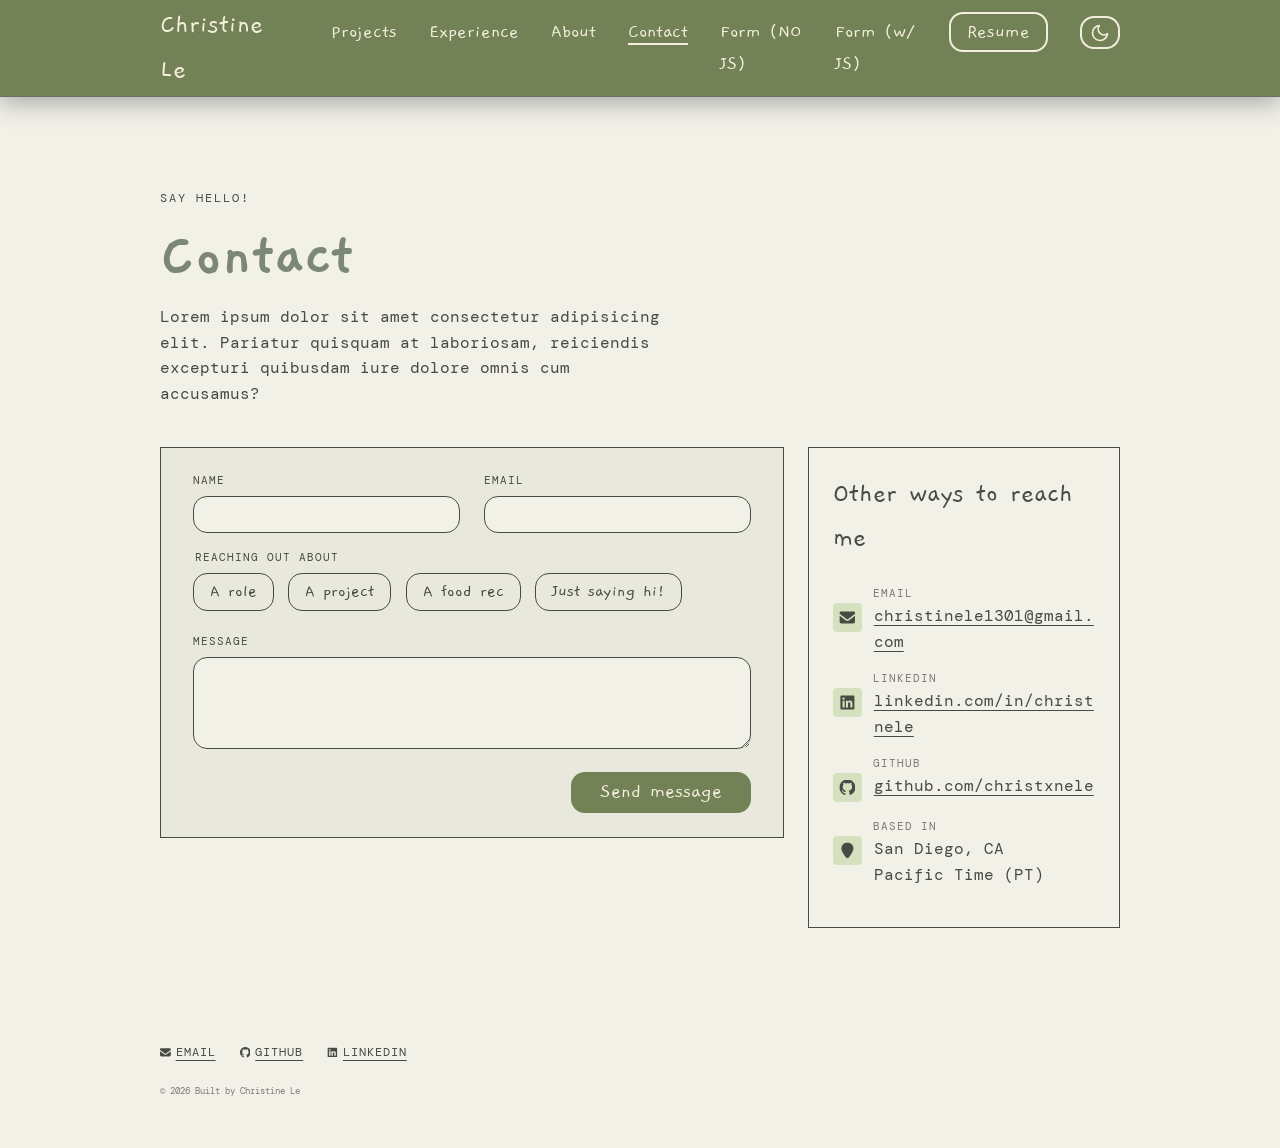
<file: contact.html>
<!doctype html>
<html lang="en">
  <head>
    <meta charset="UTF-8" />
    <meta name="viewport" content="width=device-width, initial-scale=1.0" />
    <meta
      name="description"
      content="Contact Christine through this form, or any of her listed socials."
    />
    <link rel="icon" href="favicon.svg" />
    <link rel="stylesheet" href="style.css">
    <!-- no defer: applies the saved theme before the page paints -->
    <script src="theme.js"></script>
    <title>Christine Le | Contact</title>
  </head>
  <body>
    <noscript>
      <p>
        JavaScript is turned off. Everything still works, but the light/dark theme switch isn't available.
      </p>
    </noscript>
    <header class="nav">
      <a href="index.html">Christine Le</a>
      <nav>
        <ul class="header-links">
          <li><a href="projects.html">Projects</a></li>
          <li><a href="experience.html">Experience</a></li>
          <li><a href="about.html">About</a></li>
          <li><a href="contact.html" class="active" aria-current="page">Contact</a></li>
          <li><a href="form-no-js.html">Form (NO JS)</a></li>  
          <li><a href="form-with-js.html">Form (w/ JS)</a></li>  
          <li>
            <a
              class="resume-link"
              href="files/Christine_Le_Resume.pdf"
              target="_blank"
              rel="noopener noreferrer"
              >Resume</a
            >
          </li>
          <li class="theme-item" hidden>
            <button
              type="button"
              id="theme-toggle"
              class="theme-toggle"
              aria-label="Dark theme"
              aria-pressed="false"
              title="Toggle dark theme"
            >
              <!-- moon: shown in light theme -->
              <svg class="icon-moon" viewBox="0 0 24 24" aria-hidden="true" focusable="false">
                <path d="M21 12.8A9 9 0 1 1 11.2 3a7 7 0 0 0 9.8 9.8z" />
              </svg>
              <!-- sun: shown in dark theme -->
              <svg class="icon-sun" viewBox="0 0 24 24" aria-hidden="true" focusable="false">
                <circle cx="12" cy="12" r="4" />
                <path d="M12 2v2M12 20v2M4.9 4.9l1.4 1.4M17.7 17.7l1.4 1.4M2 12h2M20 12h2M4.9 19.1l1.4-1.4M17.7 6.3l1.4-1.4" />
              </svg>
            </button>
          </li>
        </ul>
      </nav>
    </header>

    <main class="contact-page">
      <hgroup>
        <p class="meta-data">Say hello!</p>
        <h1>Contact</h1>
      </hgroup>
      <p class="contact-intro">
        Lorem ipsum dolor sit amet consectetur adipisicing elit. Pariatur
        quisquam at laboriosam, reiciendis excepturi quibusdam iure dolore omnis
        cum accusamus?
      </p>

      <div class="contact-layout">
        <form method="post">
          <p>
            <label for="name">Name</label>
            <input
              type="text"
              id="name"
              name="name"
              autocomplete="name"
              required
            />
          </p>
          <p>
            <label for="email">Email</label>
            <input
              type="email"
              id="email"
              name="email"
              autocomplete="email"
              required
            />
          </p>

          <fieldset>
            <legend>Reaching out about</legend>
            <input type="radio" name="topic" value="role" id="role" />
            <label for="role">A role</label>
            <input type="radio" name="topic" value="project" id="project" />
            <label for="project">A project</label>
            <input type="radio" name="topic" value="food" id="food" />
            <label for="food">A food rec</label>
            <input type="radio" name="topic" value="hi" id="hi" />
            <label for="hi">Just saying hi!</label>
          </fieldset>

          <p class="form-wide">
            <label for="message">Message</label>
            <textarea name="message" id="message" rows="4" required></textarea>
          </p>

          <button type="submit">Send message</button>
        </form>

        <dialog><p>Thanks! I'll get back to you soon :D</p></dialog>

        <aside>
          <h2>Other ways to reach me</h2>
          <address>
            <dl>
              <dt>Email</dt>
              <dd>
                <svg
                  xmlns="http://www.w3.org/2000/svg"
                  width="16"
                  height="16"
                  fill="currentColor"
                  viewBox="0 0 512 512"
                  aria-hidden="true"
                >
                  <!--!Font Awesome Free v7.3.1 by @fontawesome - https://fontawesome.com License - https://fontawesome.com/license/free Copyright 2026 Fonticons, Inc.-->
                  <path
                    d="M48 64c-26.5 0-48 21.5-48 48 0 15.1 7.1 29.3 19.2 38.4l208 156c17.1 12.8 40.5 12.8 57.6 0l208-156c12.1-9.1 19.2-23.3 19.2-38.4 0-26.5-21.5-48-48-48L48 64zM0 196L0 384c0 35.3 28.7 64 64 64l384 0c35.3 0 64-28.7 64-64l0-188-198.4 148.8c-34.1 25.6-81.1 25.6-115.2 0L0 196z"
                  />
                </svg>
                <a href="mailto:christinele1301@gmail.com"
                  >christinele1301@gmail.com</a
                >
              </dd>

              <dt>LinkedIn</dt>
              <dd>
                <svg
                  xmlns="http://www.w3.org/2000/svg"
                  width="16"
                  height="16"
                  fill="currentColor"
                  viewBox="0 0 448 512"
                  aria-hidden="true"
                >
                  <!--!Font Awesome Free v7.3.1 by @fontawesome - https://fontawesome.com License - https://fontawesome.com/license/free Copyright 2026 Fonticons, Inc.-->
                  <path
                    d="M416 32L31.9 32C14.3 32 0 46.5 0 64.3L0 447.7C0 465.5 14.3 480 31.9 480L416 480c17.6 0 32-14.5 32-32.3l0-383.4C448 46.5 433.6 32 416 32zM135.4 416l-66.4 0 0-213.8 66.5 0 0 213.8-.1 0zM102.2 96a38.5 38.5 0 1 1 0 77 38.5 38.5 0 1 1 0-77zM384.3 416l-66.4 0 0-104c0-24.8-.5-56.7-34.5-56.7-34.6 0-39.9 27-39.9 54.9l0 105.8-66.4 0 0-213.8 63.7 0 0 29.2 .9 0c8.9-16.8 30.6-34.5 62.9-34.5 67.2 0 79.7 44.3 79.7 101.9l0 117.2z"
                  />
                </svg>
                <a href="https://linkedin.com/in/christnele/"
                  >linkedin.com/in/christnele</a
                >
              </dd>

              <dt>GitHub</dt>
              <dd>
                <svg
                  xmlns="http://www.w3.org/2000/svg"
                  width="16"
                  height="16"
                  fill="currentColor"
                  viewBox="0 0 512 512"
                  aria-hidden="true"
                >
                  <!--!Font Awesome Free v7.3.1 by @fontawesome - https://fontawesome.com License - https://fontawesome.com/license/free Copyright 2026 Fonticons, Inc.-->
                  <path
                    d="M216.5 362.5c-66-8-112.5-55.5-112.5-117 0-25 9-52 24-70-6.5-16.5-5.5-51.5 2-66 20-2.5 47 8 63 22.5 19-6 39-9 63.5-9s44.5 3 62.5 8.5c15.5-14 43-24.5 63-22 7 13.5 8 48.5 1.5 65.5 16 19 24.5 44.5 24.5 70.5 0 61.5-46.5 108-113.5 116.5 17 11 28.5 35 28.5 62.5l0 52C323 491.5 335.5 500 350.5 494 441 459.5 512 369 512 257 512 115.5 397 0 255.5 0S0 115.5 0 257c0 111 70.5 203 165.5 237.5 13.5 5 26.5-4 26.5-17.5l0-40c-7 3-16 5-24 5-33 0-52.5-18-66.5-51.5-5.5-13.5-11.5-21.5-23-23-6-.5-8-3-8-6 0-6 10-10.5 20-10.5 14.5 0 27 9 40 27.5 10 14.5 20.5 21 33 21s20.5-4.5 32-16c8.5-8.5 15-16 21-21z"
                  />
                </svg>
                <a href="https://github.com/christxnele"
                  >github.com/christxnele</a
                >
              </dd>

              <dt>Based in</dt>

              <dd>
                <svg
                  xmlns="http://www.w3.org/2000/svg"
                  viewBox="0 0 384 512"
                  width="16"
                  height="16"
                  fill="currentColor"
                  aria-hidden="true"
                >
                  <!--!Font Awesome Free v7.3.1 by @fontawesome - https://fontawesome.com License - https://fontawesome.com/license/free Copyright 2026 Fonticons, Inc.-->
                  <path
                    d="M192 0C86 0 0 84.4 0 188.6 0 307.9 120.2 450.9 170.4 505.4 182.2 518.2 201.8 518.2 213.6 505.4 263.8 450.9 384 307.9 384 188.6 384 84.4 298 0 192 0z"
                  />
                </svg>
                San Diego, CA<br />Pacific Time (PT)
              </dd>
            </dl>
          </address>
        </aside>
      </div>
    </main>

    <footer>
      <ul>
        <li>
          <a href="mailto:christinele1301@gmail.com">
            <svg
              xmlns="http://www.w3.org/2000/svg"
              width="16"
              height="16"
              fill="currentColor"
              viewBox="0 0 512 512"
              aria-hidden="true"
            >
              <!--!Font Awesome Free v7.3.1 by @fontawesome - https://fontawesome.com License - https://fontawesome.com/license/free Copyright 2026 Fonticons, Inc.-->
              <path
                d="M48 64c-26.5 0-48 21.5-48 48 0 15.1 7.1 29.3 19.2 38.4l208 156c17.1 12.8 40.5 12.8 57.6 0l208-156c12.1-9.1 19.2-23.3 19.2-38.4 0-26.5-21.5-48-48-48L48 64zM0 196L0 384c0 35.3 28.7 64 64 64l384 0c35.3 0 64-28.7 64-64l0-188-198.4 148.8c-34.1 25.6-81.1 25.6-115.2 0L0 196z"
              />
            </svg>
            Email
          </a>
        </li>
        <li>
          <a href="https://github.com/christxnele">
            <svg
              xmlns="http://www.w3.org/2000/svg"
              width="16"
              height="16"
              fill="currentColor"
              viewBox="0 0 512 512"
              aria-hidden="true"
            >
              <!--!Font Awesome Free v7.3.1 by @fontawesome - https://fontawesome.com License - https://fontawesome.com/license/free Copyright 2026 Fonticons, Inc.-->
              <path
                d="M216.5 362.5c-66-8-112.5-55.5-112.5-117 0-25 9-52 24-70-6.5-16.5-5.5-51.5 2-66 20-2.5 47 8 63 22.5 19-6 39-9 63.5-9s44.5 3 62.5 8.5c15.5-14 43-24.5 63-22 7 13.5 8 48.5 1.5 65.5 16 19 24.5 44.5 24.5 70.5 0 61.5-46.5 108-113.5 116.5 17 11 28.5 35 28.5 62.5l0 52C323 491.5 335.5 500 350.5 494 441 459.5 512 369 512 257 512 115.5 397 0 255.5 0S0 115.5 0 257c0 111 70.5 203 165.5 237.5 13.5 5 26.5-4 26.5-17.5l0-40c-7 3-16 5-24 5-33 0-52.5-18-66.5-51.5-5.5-13.5-11.5-21.5-23-23-6-.5-8-3-8-6 0-6 10-10.5 20-10.5 14.5 0 27 9 40 27.5 10 14.5 20.5 21 33 21s20.5-4.5 32-16c8.5-8.5 15-16 21-21z"
              />
            </svg>
            GitHub
          </a>
        </li>
        <li>
          <a href="https://linkedin.com/in/christnele/">
            <svg
              xmlns="http://www.w3.org/2000/svg"
              width="16"
              height="16"
              fill="currentColor"
              viewBox="0 0 448 512"
              aria-hidden="true"
            >
              <!--!Font Awesome Free v7.3.1 by @fontawesome - https://fontawesome.com License - https://fontawesome.com/license/free Copyright 2026 Fonticons, Inc.-->
              <path
                d="M416 32L31.9 32C14.3 32 0 46.5 0 64.3L0 447.7C0 465.5 14.3 480 31.9 480L416 480c17.6 0 32-14.5 32-32.3l0-383.4C448 46.5 433.6 32 416 32zM135.4 416l-66.4 0 0-213.8 66.5 0 0 213.8-.1 0zM102.2 96a38.5 38.5 0 1 1 0 77 38.5 38.5 0 1 1 0-77zM384.3 416l-66.4 0 0-104c0-24.8-.5-56.7-34.5-56.7-34.6 0-39.9 27-39.9 54.9l0 105.8-66.4 0 0-213.8 63.7 0 0 29.2 .9 0c8.9-16.8 30.6-34.5 62.9-34.5 67.2 0 79.7 44.3 79.7 101.9l0 117.2z"
              />
            </svg>
            LinkedIn
          </a>
        </li>
      </ul>
      <p><small>&copy; 2026 Built by Christine Le</small></p>
    </footer>
  </body>
</html>
</file>
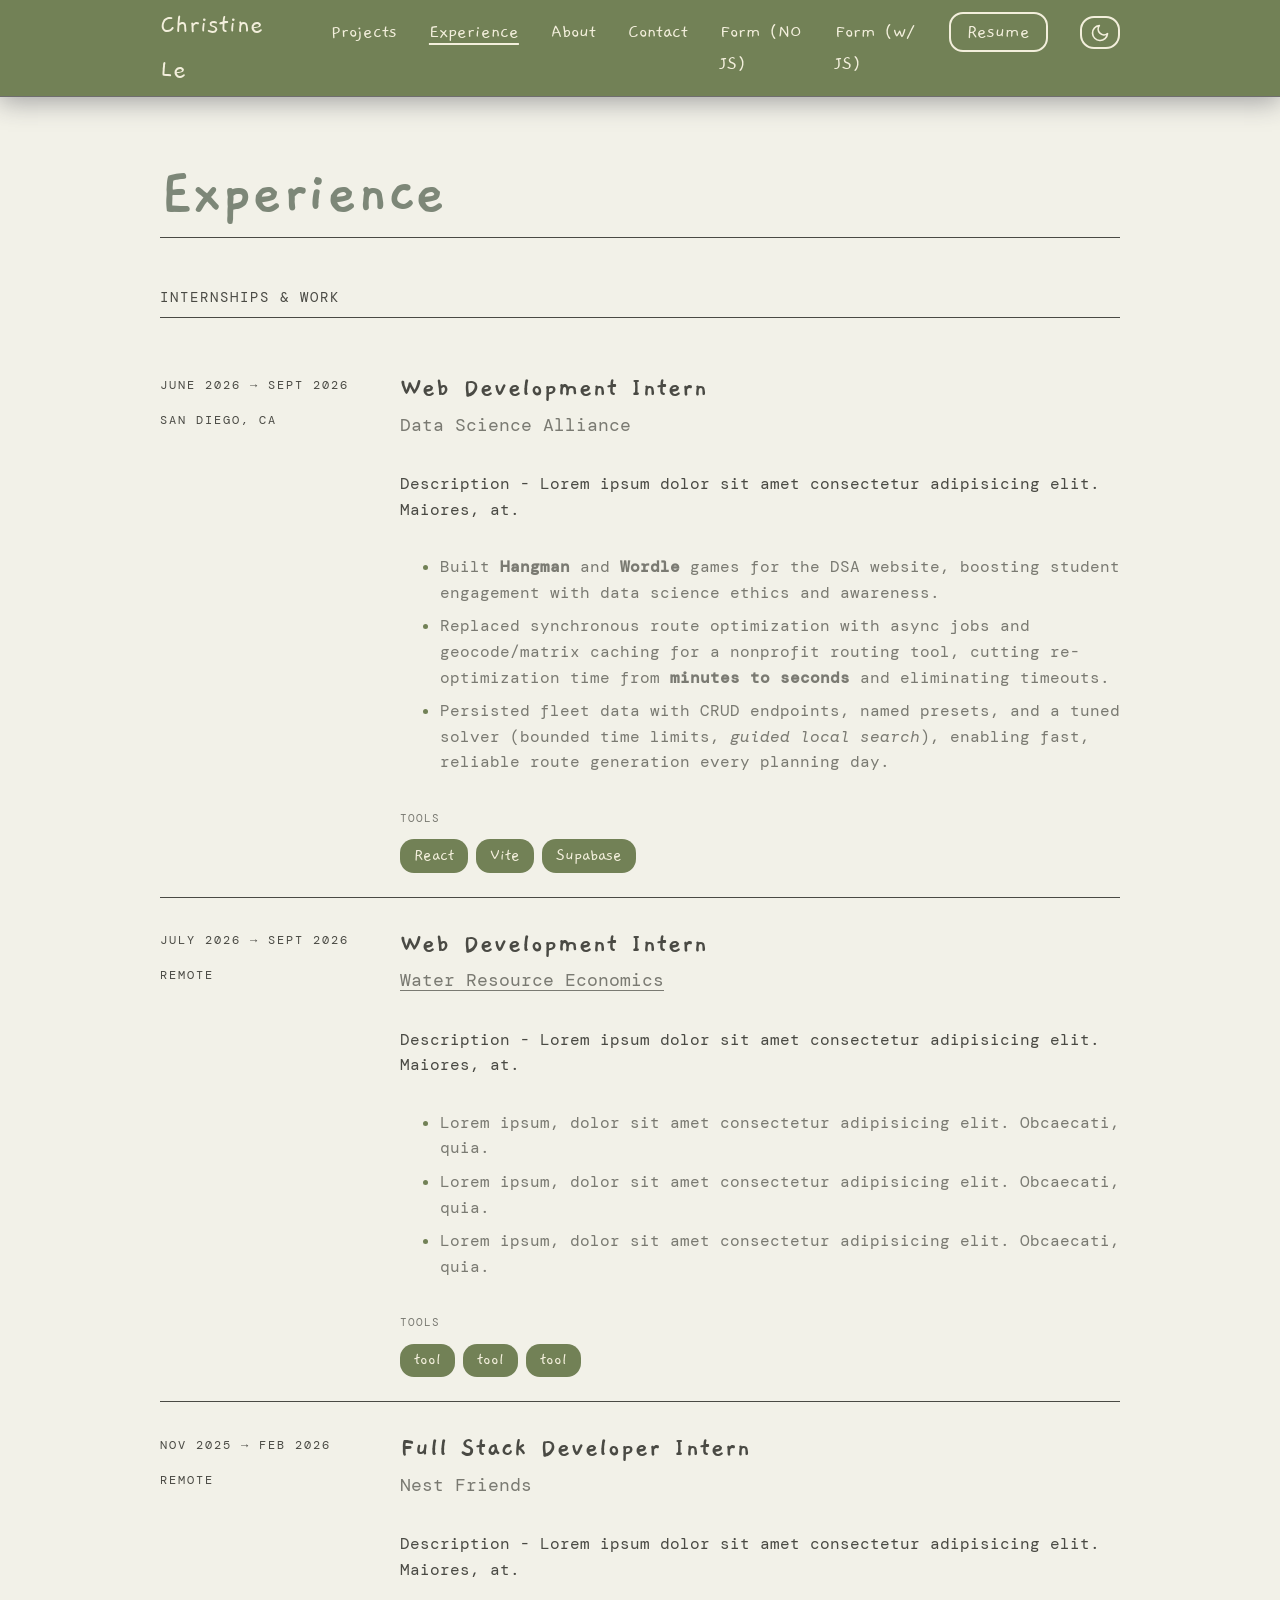
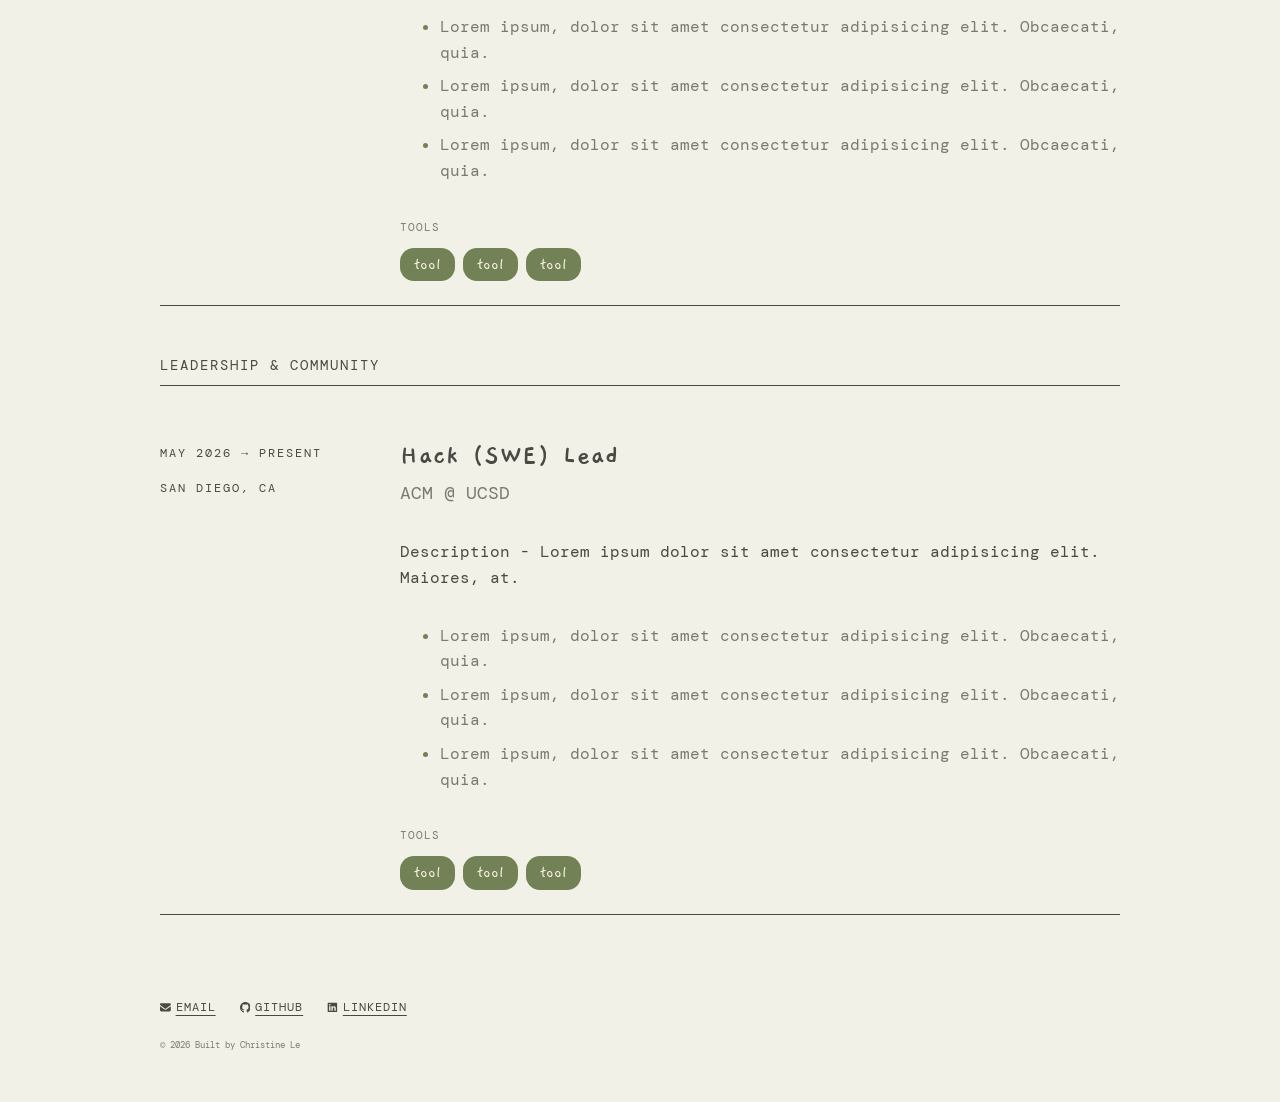
<file: experience.html>
<!doctype html>
<html lang="en">
  <head>
    <meta charset="UTF-8" />
    <meta name="viewport" content="width=device-width, initial-scale=1.0" />
    <meta
      name="description"
      content="A list of Christine's work experiences and involvement in the UCSD community."
    />
    <link rel="icon" href="favicon.svg" />
    <link rel="stylesheet" href="style.css">
    <!-- no defer: applies the saved theme before the page paints -->
    <script src="theme.js"></script>
    <title>Christine Le | Experience</title>
  </head>
  <body>
    <header class="nav">
      <a href="index.html">Christine Le</a>
      <nav>
        <ul class="header-links">
          <li><a href="projects.html">Projects</a></li>
          <li><a href="experience.html" class="active" aria-current="page">Experience</a></li>
          <li><a href="about.html">About</a></li>
          <li><a href="contact.html">Contact</a></li>
          <li><a href="form-no-js.html">Form (NO JS)</a></li>  
          <li><a href="form-with-js.html">Form (w/ JS)</a></li>  
          <li>
            <a
              class="resume-link"
              href="files/Christine_Le_Resume.pdf"
              target="_blank"
              rel="noopener noreferrer"
              >Resume</a
            >
          </li>
          <li class="theme-item" hidden>
            <button
              type="button"
              id="theme-toggle"
              class="theme-toggle"
              aria-label="Dark theme"
              aria-pressed="false"
              title="Toggle dark theme"
            >
              <!-- moon: shown in light theme -->
              <svg class="icon-moon" viewBox="0 0 24 24" aria-hidden="true" focusable="false">
                <path d="M21 12.8A9 9 0 1 1 11.2 3a7 7 0 0 0 9.8 9.8z" />
              </svg>
              <!-- sun: shown in dark theme -->
              <svg class="icon-sun" viewBox="0 0 24 24" aria-hidden="true" focusable="false">
                <circle cx="12" cy="12" r="4" />
                <path d="M12 2v2M12 20v2M4.9 4.9l1.4 1.4M17.7 17.7l1.4 1.4M2 12h2M20 12h2M4.9 19.1l1.4-1.4M17.7 6.3l1.4-1.4" />
              </svg>
            </button>
          </li>
        </ul>
      </nav>
    </header>

    <main class="experience-page">
      <noscript>
        <p>
          JavaScript is turned off. Everything still works, but the light/dark theme switch isn't available.
        </p>
      </noscript>
      <h1>Experience</h1>

      <section>
        <h2>Internships & Work</h2>
        <article>
          <header>
            <h3>Web Development Intern</h3>
            <p class="company">Data Science Alliance</p>
            <p class="dates">
              <time datetime="2026-06">June 2026</time>
              <span role="img" aria-label="to">&rarr;</span>
              <time datetime="2026-09">Sept 2026</time>
            </p>
            <p class="location">San Diego, CA</p>
          </header>

          <p>
            Description - Lorem ipsum dolor sit amet consectetur adipisicing
            elit. Maiores, at.
          </p>
          <ul>
            <li>
              Built <b>Hangman</b> and <b>Wordle</b> games for
              the DSA website, boosting student engagement with data science
              ethics and awareness.
            </li>
            <li>
              Replaced synchronous route optimization with async jobs and
              geocode/matrix caching for a nonprofit routing tool, cutting
              re-optimization time from <strong>minutes to seconds</strong> and eliminating
              timeouts.
            </li>
            <li>
              Persisted fleet data with CRUD endpoints, named presets, and a
              tuned solver (bounded time limits, <i>guided local search</i>), enabling
              fast, reliable route generation every planning day.
            </li>
          </ul>
          <p class="label">Tools</p>
          <ul class="tool-list">
            <li><tool-tag>React</tool-tag></li>
            <li><tool-tag>Vite</tool-tag></li>
            <li><tool-tag>Supabase</tool-tag></li>
          </ul>
        </article>
        <article>
          <header>
            <h3>Web Development Intern</h3>
            <p class="company">
              <a href="https://water-economics.com/water-rate-comparison-tool/"
                >Water Resource Economics</a
              >
            </p>
            <p class="dates">
              <time datetime="2026-07">July 2026</time>
              <span role="img" aria-label="to">&rarr;</span>
              <time datetime="2026-09">Sept 2026</time>
            </p>
            <p class="location">Remote</p>
          </header>

          <p>
            Description - Lorem ipsum dolor sit amet consectetur adipisicing
            elit. Maiores, at.
          </p>
          <ul>
            <li>
              Lorem ipsum, dolor sit amet consectetur adipisicing elit.
              Obcaecati, quia.
            </li>
            <li>
              Lorem ipsum, dolor sit amet consectetur adipisicing elit.
              Obcaecati, quia.
            </li>
            <li>
              Lorem ipsum, dolor sit amet consectetur adipisicing elit.
              Obcaecati, quia.
            </li>
          </ul>
          <p class="label">Tools</p>
          <ul class="tool-list">
            <li><tool-tag>tool</tool-tag></li>
            <li><tool-tag>tool</tool-tag></li>
            <li><tool-tag>tool</tool-tag></li>
          </ul>
        </article>
        <article>
          <header>
            <h3>Full Stack Developer Intern</h3>
            <p class="company">Nest Friends</p>
            <p class="dates">
              <time datetime="2025-11">Nov 2025</time>
              <span role="img" aria-label="to">&rarr;</span>
              <time datetime="2026-02">Feb 2026</time>
            </p>
            <p class="location">Remote</p>
          </header>

          <p>
            Description - Lorem ipsum dolor sit amet consectetur adipisicing
            elit. Maiores, at.
          </p>
          <ul>
            <li>
              Lorem ipsum, dolor sit amet consectetur adipisicing elit.
              Obcaecati, quia.
            </li>
            <li>
              Lorem ipsum, dolor sit amet consectetur adipisicing elit.
              Obcaecati, quia.
            </li>
            <li>
              Lorem ipsum, dolor sit amet consectetur adipisicing elit.
              Obcaecati, quia.
            </li>
          </ul>
          <p class="label">Tools</p>
          <ul class="tool-list">
            <li><tool-tag>tool</tool-tag></li>
            <li><tool-tag>tool</tool-tag></li>
            <li><tool-tag>tool</tool-tag></li>
          </ul>
        </article>
      </section>

      <section>
        <h2>Leadership & Community</h2>
        <article>
          <header>
            <h3>Hack (SWE) Lead</h3>
            <p class="company">ACM @ UCSD</p>
            <p class="dates">
              <time datetime="2026-05">May 2026</time>
              <span role="img" aria-label="to">&rarr;</span> Present
            </p>
            <p class="location">San Diego, CA</p>
          </header>

          <p>
            Description - Lorem ipsum dolor sit amet consectetur adipisicing
            elit. Maiores, at.
          </p>
          <ul>
            <li>
              Lorem ipsum, dolor sit amet consectetur adipisicing elit.
              Obcaecati, quia.
            </li>
            <li>
              Lorem ipsum, dolor sit amet consectetur adipisicing elit.
              Obcaecati, quia.
            </li>
            <li>
              Lorem ipsum, dolor sit amet consectetur adipisicing elit.
              Obcaecati, quia.
            </li>
          </ul>
          <p class="label">Tools</p>
          <ul class="tool-list">
            <li><tool-tag>tool</tool-tag></li>
            <li><tool-tag>tool</tool-tag></li>
            <li><tool-tag>tool</tool-tag></li>
          </ul>
        </article>
      </section>
    </main>

    <footer>
      <ul>
        <li>
          <a href="mailto:christinele1301@gmail.com">
            <svg
              xmlns="http://www.w3.org/2000/svg"
              width="16"
              height="16"
              fill="currentColor"
              viewBox="0 0 512 512"
              aria-hidden="true"
            >
              <!--!Font Awesome Free v7.3.1 by @fontawesome - https://fontawesome.com License - https://fontawesome.com/license/free Copyright 2026 Fonticons, Inc.-->
              <path
                d="M48 64c-26.5 0-48 21.5-48 48 0 15.1 7.1 29.3 19.2 38.4l208 156c17.1 12.8 40.5 12.8 57.6 0l208-156c12.1-9.1 19.2-23.3 19.2-38.4 0-26.5-21.5-48-48-48L48 64zM0 196L0 384c0 35.3 28.7 64 64 64l384 0c35.3 0 64-28.7 64-64l0-188-198.4 148.8c-34.1 25.6-81.1 25.6-115.2 0L0 196z"
              />
            </svg>
            Email
          </a>
        </li>
        <li>
          <a href="https://github.com/christxnele">
            <svg
              xmlns="http://www.w3.org/2000/svg"
              width="16"
              height="16"
              fill="currentColor"
              viewBox="0 0 512 512"
              aria-hidden="true"
            >
              <!--!Font Awesome Free v7.3.1 by @fontawesome - https://fontawesome.com License - https://fontawesome.com/license/free Copyright 2026 Fonticons, Inc.-->
              <path
                d="M216.5 362.5c-66-8-112.5-55.5-112.5-117 0-25 9-52 24-70-6.5-16.5-5.5-51.5 2-66 20-2.5 47 8 63 22.5 19-6 39-9 63.5-9s44.5 3 62.5 8.5c15.5-14 43-24.5 63-22 7 13.5 8 48.5 1.5 65.5 16 19 24.5 44.5 24.5 70.5 0 61.5-46.5 108-113.5 116.5 17 11 28.5 35 28.5 62.5l0 52C323 491.5 335.5 500 350.5 494 441 459.5 512 369 512 257 512 115.5 397 0 255.5 0S0 115.5 0 257c0 111 70.5 203 165.5 237.5 13.5 5 26.5-4 26.5-17.5l0-40c-7 3-16 5-24 5-33 0-52.5-18-66.5-51.5-5.5-13.5-11.5-21.5-23-23-6-.5-8-3-8-6 0-6 10-10.5 20-10.5 14.5 0 27 9 40 27.5 10 14.5 20.5 21 33 21s20.5-4.5 32-16c8.5-8.5 15-16 21-21z"
              />
            </svg>
            GitHub
          </a>
        </li>
        <li>
          <a href="https://linkedin.com/in/christnele/">
            <svg
              xmlns="http://www.w3.org/2000/svg"
              width="16"
              height="16"
              fill="currentColor"
              viewBox="0 0 448 512"
              aria-hidden="true"
            >
              <!--!Font Awesome Free v7.3.1 by @fontawesome - https://fontawesome.com License - https://fontawesome.com/license/free Copyright 2026 Fonticons, Inc.-->
              <path
                d="M416 32L31.9 32C14.3 32 0 46.5 0 64.3L0 447.7C0 465.5 14.3 480 31.9 480L416 480c17.6 0 32-14.5 32-32.3l0-383.4C448 46.5 433.6 32 416 32zM135.4 416l-66.4 0 0-213.8 66.5 0 0 213.8-.1 0zM102.2 96a38.5 38.5 0 1 1 0 77 38.5 38.5 0 1 1 0-77zM384.3 416l-66.4 0 0-104c0-24.8-.5-56.7-34.5-56.7-34.6 0-39.9 27-39.9 54.9l0 105.8-66.4 0 0-213.8 63.7 0 0 29.2 .9 0c8.9-16.8 30.6-34.5 62.9-34.5 67.2 0 79.7 44.3 79.7 101.9l0 117.2z"
              />
            </svg>
            LinkedIn
          </a>
        </li>
      </ul>
      <p><small>&copy; 2026 Built by Christine Le</small></p>
    </footer>
  </body>
</html>
</file>
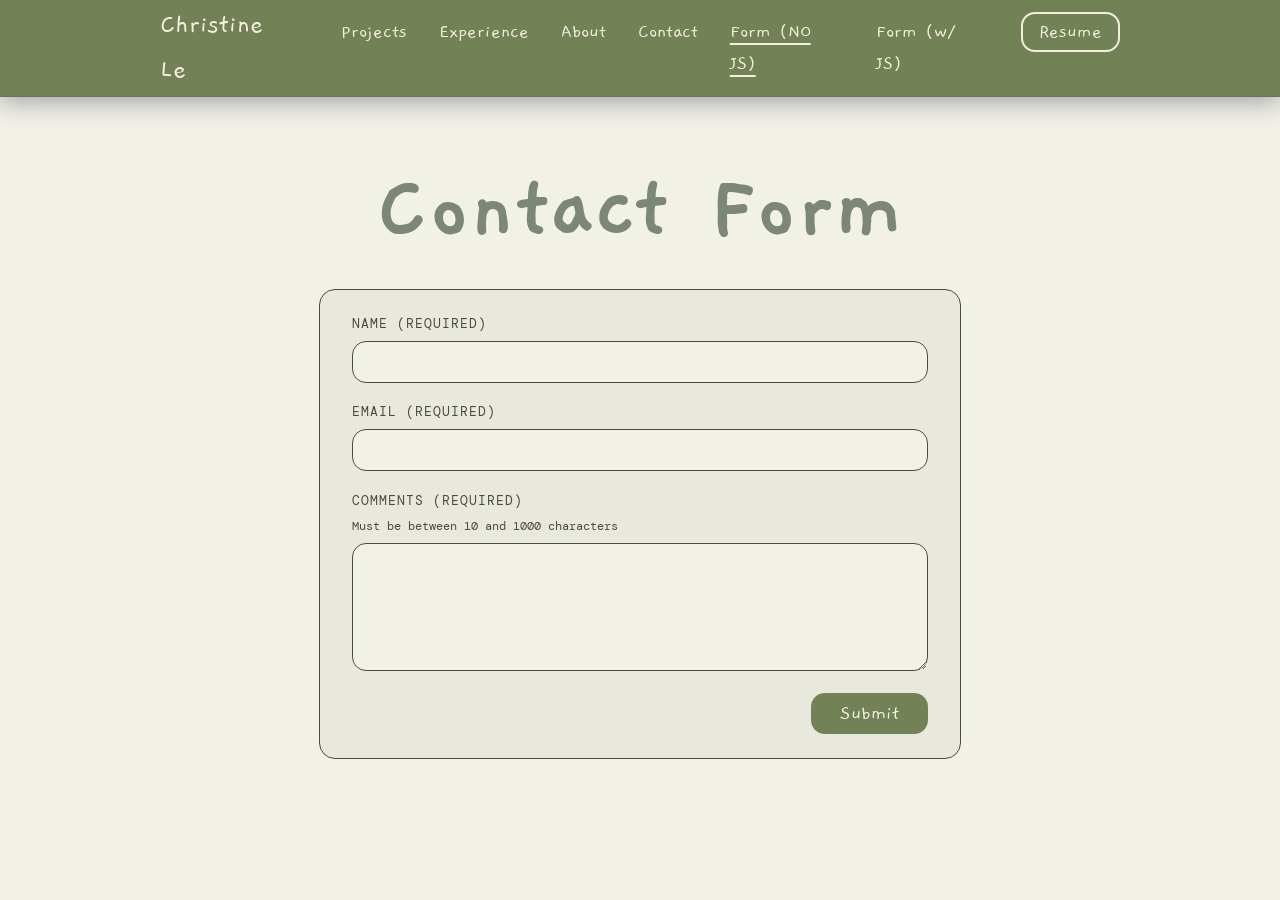
<file: form-no-js.html>
<!DOCTYPE html>
<html lang="en">
<head>
    <meta charset="UTF-8">
    <meta name="viewport" content="width=device-width, initial-scale=1.0">
    <title>Contact Form</title>
    <link rel="stylesheet" href="style.css">
</head>
<body>
    <header class="nav">
      <a href="index.html">Christine Le</a>
      <nav>
        <ul class="header-links">
          <li><a href="projects.html">Projects</a></li>
          <li><a href="experience.html">Experience</a></li>
          <li><a href="about.html">About</a></li>
          <li><a href="contact.html">Contact</a></li>
          <li><a href="form-no-js.html" class="active" aria-current="page">Form (NO JS)</a></li>
            <li><a href="form-with-js.html">Form (w/ JS)</a></li>      
          <li>
            <a
              class="resume-link"
              href="files/Christine_Le_Resume.pdf"
              target="_blank"
              rel="noopener noreferrer"
              >Resume</a
            >
          </li>
        </ul>
      </nav>
    </header>

    <main class="contact-form">
        <h1>Contact Form</h1>

        <form action="https://httpbin.org/post" method="post">
            <label for="name">Name (required)</label>
            <input type="text" id="name" name="name" autocomplete="name" required minlength="1" maxlength="100">
            <label for="email">Email (required)</label>
            <input type="email" id="email" name="email" autocomplete="email" required>
            <label for="comments">Comments (required)</label>
            <p class="hint" id="comments-hint">Must be between 10 and 1000 characters</p>
            <textarea name="comments" id="comments" required minlength="10" maxlength="1000" aria-describedby="comments-hint"></textarea>
            <input type="hidden" name="possible_bot" value="true">
            <button type="submit">Submit</button>
        </form>
    </main>
</body>
</html>
</file>
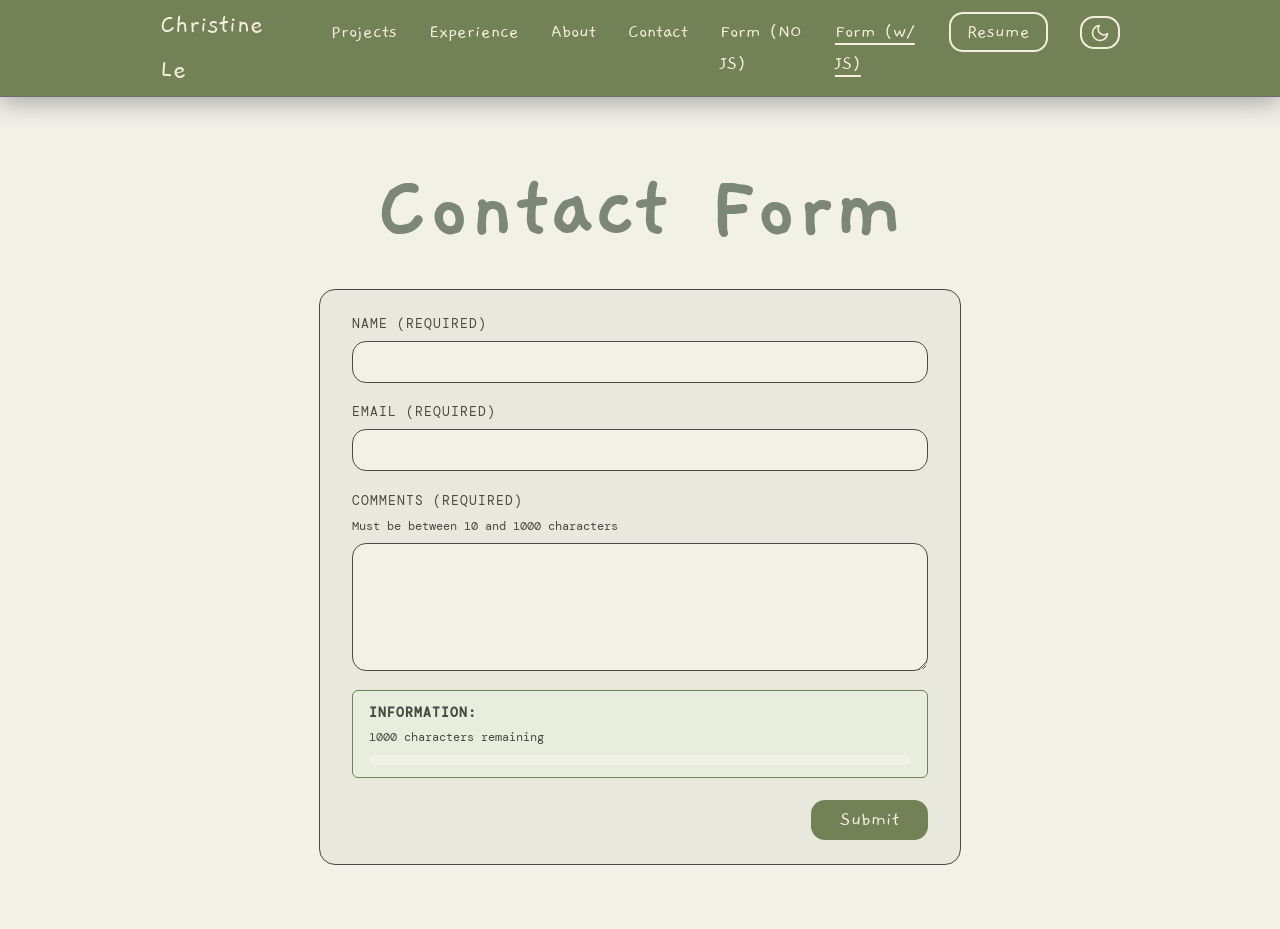
<file: form-with-js.html>
<!doctype html>
<html lang="en">
  <head>
    <meta charset="UTF-8" />
    <meta name="viewport" content="width=device-width, initial-scale=1.0" />
    <title>Contact Form</title>
    <link rel="stylesheet" href="style.css" />
    <!-- no defer: applies the saved theme before the page paints -->
    <script src="theme.js"></script>
    <script src="form.js" defer></script>
  </head>
  <body>
    <header class="nav">
      <a href="index.html">Christine Le</a>
      <nav>
        <ul class="header-links">
          <li><a href="projects.html">Projects</a></li>
          <li><a href="experience.html">Experience</a></li>
          <li><a href="about.html">About</a></li>
          <li><a href="contact.html">Contact</a></li>
          <li>
            <a href="form-no-js.html"
              >Form (NO JS)</a
            >
          </li>
          <li><a href="form-with-js.html" class="active" aria-current="page">Form (w/ JS)</a></li>
          <li>
            <a
              class="resume-link"
              href="files/Christine_Le_Resume.pdf"
              target="_blank"
              rel="noopener noreferrer"
              >Resume</a
            >
          </li>
          <li class="theme-item" hidden>
            <button
              type="button"
              id="theme-toggle"
              class="theme-toggle"
              aria-label="Dark theme"
              aria-pressed="false"
              title="Toggle dark theme"
            >
              <!-- moon: shown in light theme -->
              <svg class="icon-moon" viewBox="0 0 24 24" aria-hidden="true" focusable="false">
                <path d="M21 12.8A9 9 0 1 1 11.2 3a7 7 0 0 0 9.8 9.8z" />
              </svg>
              <!-- sun: shown in dark theme -->
              <svg class="icon-sun" viewBox="0 0 24 24" aria-hidden="true" focusable="false">
                <circle cx="12" cy="12" r="4" />
                <path d="M12 2v2M12 20v2M4.9 4.9l1.4 1.4M17.7 17.7l1.4 1.4M2 12h2M20 12h2M4.9 19.1l1.4-1.4M17.7 6.3l1.4-1.4" />
              </svg>
            </button>
          </li>
        </ul>
      </nav>
    </header>

    <main class="contact-form">
      <h1>Contact Form</h1>

      <form class="form" action="https://httpbin.org/post" method="post">
        <label for="name">Name (required)</label>
        <input
          type="text"
          id="name"
          name="name"
          autocomplete="name"
          required
          minlength="1"
          maxlength="100"
        />
        <label for="email">Email (required)</label>
        <input
          type="email"
          id="email"
          name="email"
          autocomplete="email"
          required
        />
        <label for="comments">Comments (required)</label>
        <p class="hint" id="comments-hint">
          Must be between 10 and 1000 characters
        </p>
        <textarea
          name="comments"
          id="comments"
          required
          minlength="10"
          maxlength="1000"
          aria-describedby="comments-hint info-message"
        ></textarea>
        <div class="error" hidden aria-live="polite">
            <h2>Error:</h2>
            <ul id="error-message"></ul>
        </div>
        <div class="information" hidden aria-live="polite">
            <h2>Information:</h2>
            <p id="info-message"></p>
            <progress id="char-progress" value="0" max="1000" aria-label="Characters used"></progress>
        </div>
       
        <input type="hidden" name="possible_bot" value="true" />
        <input type="hidden" name="form-errors" id="form-errors">
        <button type="submit">Submit</button>
      </form>
    </main>
  </body>
</html>
</file>
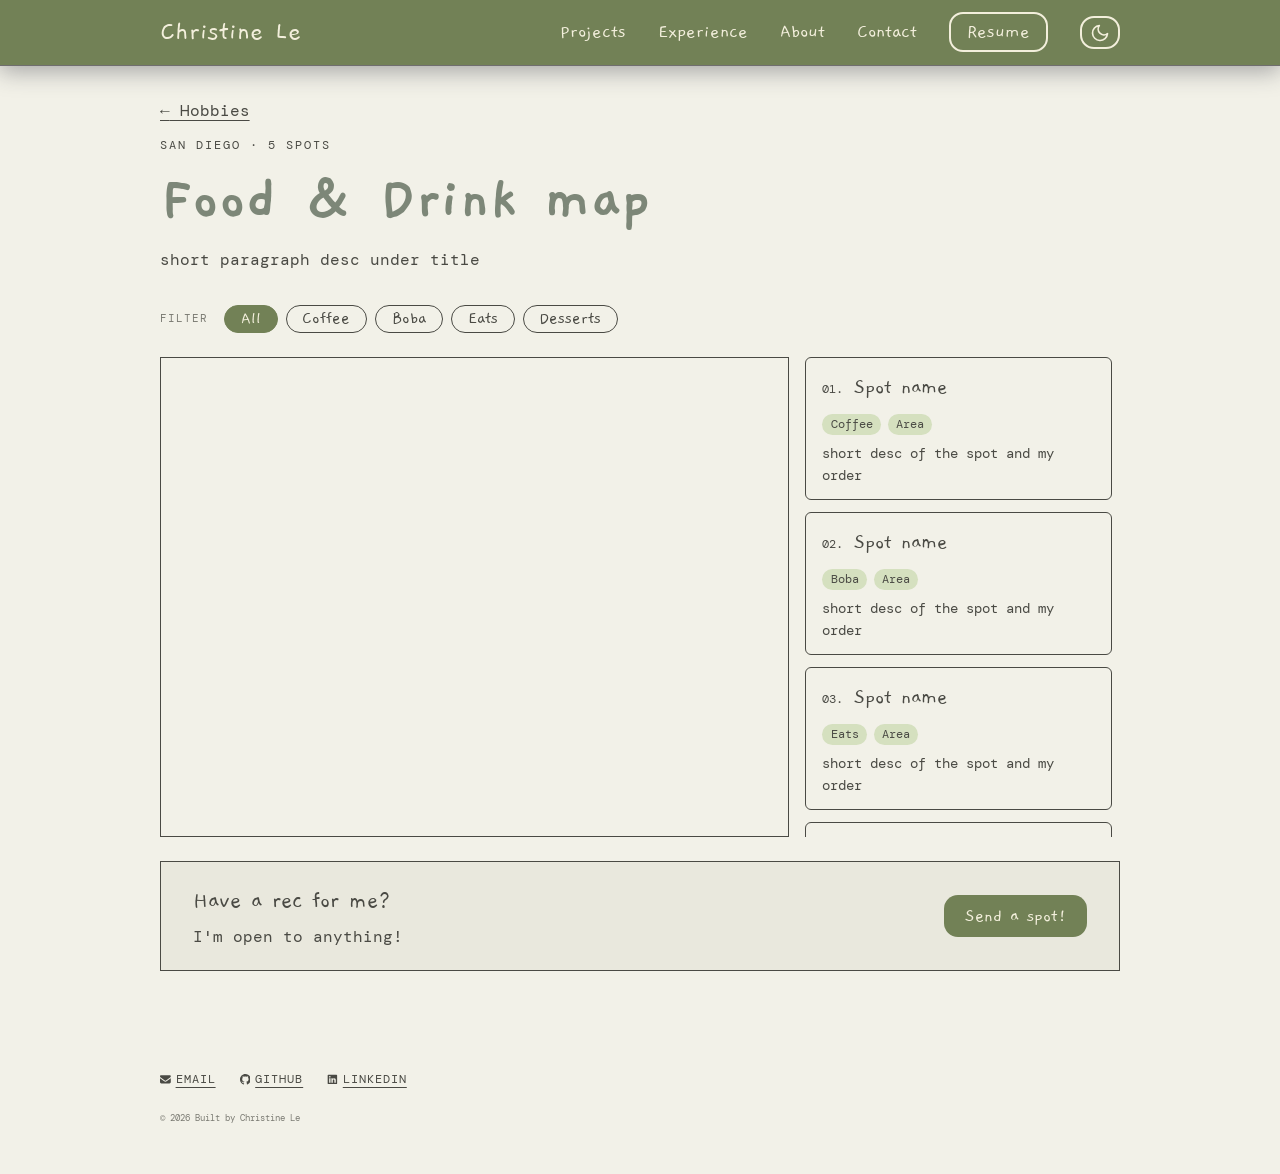
<file: about/food-map.html>
<!doctype html>
<html lang="en">
  <head>
    <meta charset="UTF-8" />
    <meta name="viewport" content="width=device-width, initial-scale=1.0" />
    <meta
      name="description"
      content="An overview of Christine's current hobbies and interests."
    />
    <link rel="icon" href="../favicon.svg" />
    <link rel="stylesheet" href="../style.css">
    <!-- no defer: applies the saved theme before the page paints -->
    <script src="../theme.js"></script>
    <title>Christine Le | Food & Drink Map</title>
  </head>
  <body>
    <header class="nav">
      <a href="../index.html">Christine Le</a>
      <nav>
        <ul class="header-links">
          <li><a href="../projects.html">Projects</a></li>
          <li><a href="../experience.html">Experience</a></li>
          <li><a href="../about.html">About</a></li>
          <li><a href="../contact.html">Contact</a></li>
          <li>
            <a
              class="resume-link"
              href="../files/Christine_Le_Resume.pdf"
              target="_blank"
              rel="noopener noreferrer"
              >Resume</a
            >
          </li>
          <li class="theme-item" hidden>
            <button
              type="button"
              id="theme-toggle"
              class="theme-toggle"
              aria-label="Dark theme"
              aria-pressed="false"
              title="Toggle dark theme"
            >
              <!-- moon: shown in light theme -->
              <svg class="icon-moon" viewBox="0 0 24 24" aria-hidden="true" focusable="false">
                <path d="M21 12.8A9 9 0 1 1 11.2 3a7 7 0 0 0 9.8 9.8z" />
              </svg>
              <!-- sun: shown in dark theme -->
              <svg class="icon-sun" viewBox="0 0 24 24" aria-hidden="true" focusable="false">
                <circle cx="12" cy="12" r="4" />
                <path d="M12 2v2M12 20v2M4.9 4.9l1.4 1.4M17.7 17.7l1.4 1.4M2 12h2M20 12h2M4.9 19.1l1.4-1.4M17.7 6.3l1.4-1.4" />
              </svg>
            </button>
          </li>
        </ul>
      </nav>
    </header>
    <main class="food-page">
      <noscript>
        <p>
          JavaScript is turned off. Everything still works, but the light/dark theme switch isn't available.
        </p>
      </noscript>

      <a class="back-link" href="./hobbies.html">
        <span aria-hidden="true">&larr;</span> Hobbies</a
      >

      <hgroup>
        <p class="meta-data">San Diego · 5 spots</p>
        <h1>Food & Drink map</h1>
      </hgroup>
      <p class="food-intro">short paragraph desc under title</p>

      <div class="filter-row">
        <p id="food-filter" class="label">Filter</p>
        <div role="group" aria-labelledby="food-filter">
          <button type="button" class="selected" aria-pressed="true">All</button>
          <button type="button" aria-pressed="false">Coffee</button>
          <button type="button" aria-pressed="false">Boba</button>
          <button type="button" aria-pressed="false">Eats</button>
          <button type="button" aria-pressed="false">Desserts</button>
        </div>
      </div>

      <div class="map-layout">
        <iframe
          src="https://www.google.com/maps/d/u/0/embed?mid=18zEipnYEa5juQH65ZODKguQ8gQBVmUU&ehbc=2E312F"
          width="640"
          height="480"
          title="SD Food & Drink map"
          loading="lazy"
        ></iframe>

        <ol class="spot-list">
          <li>
            <h2>Spot name</h2>
            <ul class="spot-tags">
              <li>Coffee</li>
              <li>Area</li>
            </ul>
            <p>short desc of the spot and my order</p>
          </li>
          <li>
            <h2>Spot name</h2>
            <ul class="spot-tags">
              <li>Boba</li>
              <li>Area</li>
            </ul>
            <p>short desc of the spot and my order</p>
          </li>
          <li>
            <h2>Spot name</h2>
            <ul class="spot-tags">
              <li>Eats</li>
              <li>Area</li>
            </ul>
            <p>short desc of the spot and my order</p>
          </li>
          <li>
            <h2>Spot name</h2>
            <ul class="spot-tags">
              <li>Eats</li>
              <li>Area</li>
            </ul>
            <p>short desc of the spot and my order</p>
          </li>
          <li>
            <h2>Spot name</h2>
            <ul class="spot-tags">
              <li>Desserts</li>
              <li>Area</li>
            </ul>
            <p>short desc of the spot and my order</p>
          </li>
        </ol>
      </div>

      <aside class="spot-rec">
        <p>Have a rec for me?</p>
        <p>I'm open to anything!</p>
        <a class="button-filled" href="../contact.html">Send a spot!</a>
      </aside>
    </main>
    <footer>
      <ul>
        <li>
          <a href="mailto:christinele1301@gmail.com">
            <svg
              xmlns="http://www.w3.org/2000/svg"
              width="16"
              height="16"
              fill="currentColor"
              viewBox="0 0 512 512"
              aria-hidden="true"
            >
              <!--!Font Awesome Free v7.3.1 by @fontawesome - https://fontawesome.com License - https://fontawesome.com/license/free Copyright 2026 Fonticons, Inc.-->
              <path
                d="M48 64c-26.5 0-48 21.5-48 48 0 15.1 7.1 29.3 19.2 38.4l208 156c17.1 12.8 40.5 12.8 57.6 0l208-156c12.1-9.1 19.2-23.3 19.2-38.4 0-26.5-21.5-48-48-48L48 64zM0 196L0 384c0 35.3 28.7 64 64 64l384 0c35.3 0 64-28.7 64-64l0-188-198.4 148.8c-34.1 25.6-81.1 25.6-115.2 0L0 196z"
              />
            </svg>
            Email
          </a>
        </li>
        <li>
          <a href="https://github.com/christxnele">
            <svg
              xmlns="http://www.w3.org/2000/svg"
              width="16"
              height="16"
              fill="currentColor"
              viewBox="0 0 512 512"
              aria-hidden="true"
            >
              <!--!Font Awesome Free v7.3.1 by @fontawesome - https://fontawesome.com License - https://fontawesome.com/license/free Copyright 2026 Fonticons, Inc.-->
              <path
                d="M216.5 362.5c-66-8-112.5-55.5-112.5-117 0-25 9-52 24-70-6.5-16.5-5.5-51.5 2-66 20-2.5 47 8 63 22.5 19-6 39-9 63.5-9s44.5 3 62.5 8.5c15.5-14 43-24.5 63-22 7 13.5 8 48.5 1.5 65.5 16 19 24.5 44.5 24.5 70.5 0 61.5-46.5 108-113.5 116.5 17 11 28.5 35 28.5 62.5l0 52C323 491.5 335.5 500 350.5 494 441 459.5 512 369 512 257 512 115.5 397 0 255.5 0S0 115.5 0 257c0 111 70.5 203 165.5 237.5 13.5 5 26.5-4 26.5-17.5l0-40c-7 3-16 5-24 5-33 0-52.5-18-66.5-51.5-5.5-13.5-11.5-21.5-23-23-6-.5-8-3-8-6 0-6 10-10.5 20-10.5 14.5 0 27 9 40 27.5 10 14.5 20.5 21 33 21s20.5-4.5 32-16c8.5-8.5 15-16 21-21z"
              />
            </svg>
            GitHub
          </a>
        </li>
        <li>
          <a href="https://linkedin.com/in/christnele/">
            <svg
              xmlns="http://www.w3.org/2000/svg"
              width="16"
              height="16"
              fill="currentColor"
              viewBox="0 0 448 512"
              aria-hidden="true"
            >
              <!--!Font Awesome Free v7.3.1 by @fontawesome - https://fontawesome.com License - https://fontawesome.com/license/free Copyright 2026 Fonticons, Inc.-->
              <path
                d="M416 32L31.9 32C14.3 32 0 46.5 0 64.3L0 447.7C0 465.5 14.3 480 31.9 480L416 480c17.6 0 32-14.5 32-32.3l0-383.4C448 46.5 433.6 32 416 32zM135.4 416l-66.4 0 0-213.8 66.5 0 0 213.8-.1 0zM102.2 96a38.5 38.5 0 1 1 0 77 38.5 38.5 0 1 1 0-77zM384.3 416l-66.4 0 0-104c0-24.8-.5-56.7-34.5-56.7-34.6 0-39.9 27-39.9 54.9l0 105.8-66.4 0 0-213.8 63.7 0 0 29.2 .9 0c8.9-16.8 30.6-34.5 62.9-34.5 67.2 0 79.7 44.3 79.7 101.9l0 117.2z"
              />
            </svg>
            LinkedIn
          </a>
        </li>
      </ul>
      <p><small>&copy; 2026 Built by Christine Le</small></p>
    </footer>
  </body>
</html>
</file>
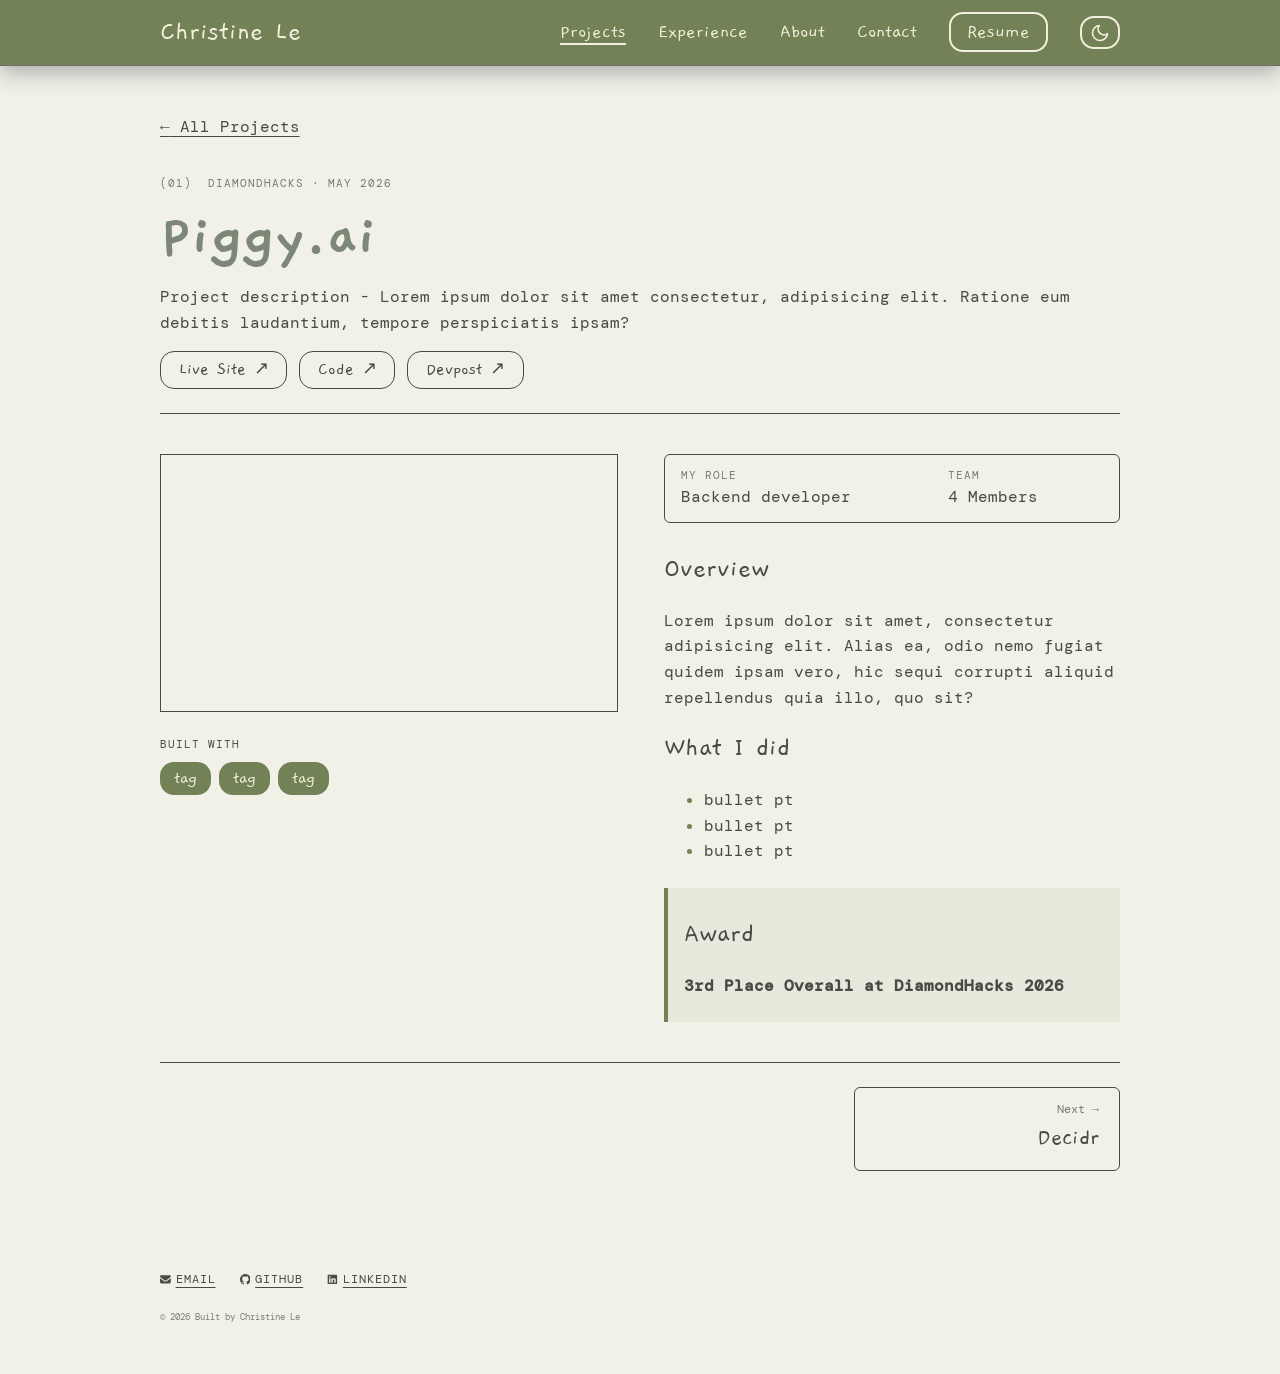
<file: projects/piggy.html>
<!doctype html>
<html lang="en">
  <head>
    <meta charset="UTF-8" />
    <meta name="viewport" content="width=device-width, initial-scale=1.0" />
    <meta
      name="description"
      content="An overview of Christine's project, Piggy.ai."
    />
    <link rel="icon" href="../favicon.svg" />
    <link rel="stylesheet" href="../style.css">
    <!-- no defer: applies the saved theme before the page paints -->
    <script src="../theme.js"></script>
    <title>Christine Le | Piggy.ai</title>
  </head>
  <body>
    <header class="nav">
      <a href="../index.html">Christine Le</a>
      <nav>
        <ul class="header-links">
          <li><a href="../projects.html" class="active" aria-current="page">Projects</a></li>
          <li><a href="../experience.html">Experience</a></li>
          <li><a href="../about.html">About</a></li>
          <li><a href="../contact.html">Contact</a></li>
          <li>
            <a
              class="resume-link"
              href="../files/Christine_Le_Resume.pdf"
              target="_blank"
              rel="noopener noreferrer"
              >Resume</a
            >
          </li>
          <li class="theme-item" hidden>
            <button
              type="button"
              id="theme-toggle"
              class="theme-toggle"
              aria-label="Dark theme"
              aria-pressed="false"
              title="Toggle dark theme"
            >
              <!-- moon: shown in light theme -->
              <svg class="icon-moon" viewBox="0 0 24 24" aria-hidden="true" focusable="false">
                <path d="M21 12.8A9 9 0 1 1 11.2 3a7 7 0 0 0 9.8 9.8z" />
              </svg>
              <!-- sun: shown in dark theme -->
              <svg class="icon-sun" viewBox="0 0 24 24" aria-hidden="true" focusable="false">
                <circle cx="12" cy="12" r="4" />
                <path d="M12 2v2M12 20v2M4.9 4.9l1.4 1.4M17.7 17.7l1.4 1.4M2 12h2M20 12h2M4.9 19.1l1.4-1.4M17.7 6.3l1.4-1.4" />
              </svg>
            </button>
          </li>
        </ul>
      </nav>
    </header>

    <main class="project-detail">
      <noscript>
        <p>
          JavaScript is turned off. Everything still works, but the light/dark theme switch isn't available.
        </p>
      </noscript>

      <a class="back-link" href="../projects.html"
        ><span aria-hidden="true">&larr;</span> All Projects</a
      >
      <hgroup>
        <p class="proj-meta-line">
          <span>(01)</span>
          <span>DiamondHacks · <time datetime="2026-05">May 2026</time></span>
        </p>
        <h1>Piggy.ai</h1>
      </hgroup>
      <p class="proj-desc">
        Project description - Lorem ipsum dolor sit amet consectetur,
        adipisicing elit. Ratione eum debitis laudantium, tempore perspiciatis
        ipsam?
      </p>
      <ul class="proj-links">
        <li><a href="https://piggy-ai.tech/" target="_blank" rel="noopener noreferrer">Live Site <span aria-hidden="true">↗ </span></a></li>
        <li><a href="https://github.com/katiemoc/piggy.ai" target="_blank" rel="noopener noreferrer">Code <span aria-hidden="true">↗ </span></a></li>
        <li><a href="https://devpost.com/software/piggy-ai" target="_blank" rel="noopener noreferrer">Devpost <span aria-hidden="true">↗ </span></a></li>
      </ul>

      <div class="proj-body">
        <div class="proj-media">
            <figure><iframe width="560" height="315" src="https://www.youtube.com/embed/8bYfnF-SW1s?si=etSywdNcK4azmVsC" title="Piggy.ai demo video"  allow="accelerometer; autoplay; clipboard-write; encrypted-media; gyroscope; picture-in-picture; web-share" referrerpolicy="strict-origin-when-cross-origin" loading="lazy" allowfullscreen></iframe></figure>
            <p>Built with</p>
            <ul class="proj-tags">
                <li><tool-tag>tag</tool-tag></li>
                <li><tool-tag>tag</tool-tag></li>
                <li><tool-tag>tag</tool-tag></li>
            </ul>
        </div>

        <div class="proj-context">
            <dl>
                <dt>My Role</dt>
                <dd>Backend developer</dd>
                <dt>Team</dt>
                <dd>4 Members</dd>
                
            </dl>
            <section>
                <h2>Overview</h2>
                    <p>Lorem ipsum dolor sit amet, consectetur adipisicing elit. Alias ea, odio nemo fugiat quidem ipsam vero, hic sequi corrupti aliquid repellendus quia illo, quo sit?</p>
            </section>
                <section>
                    <h2>What I did</h2>
                    <ul>
                        <li>bullet pt</li>
                        <li>bullet pt</li>
                        <li>bullet pt</li>
                    </ul>
                </section>
            <aside class="proj-award">
                <h2>Award</h2>
                <p><strong>3rd Place Overall at DiamondHacks 2026</strong></p>
            </aside>    
        </div>
      </div>

      <nav class="more-projects">
            <a href="decidr.html">
                <p>Next <span aria-hidden="true"> &rarr;</span></p>
                <p>Decidr</p>
            </a>
        </nav>
    </main>
    <footer>
      <ul>
        <li>
          <a href="mailto:christinele1301@gmail.com">
            <svg
              xmlns="http://www.w3.org/2000/svg"
              width="16"
              height="16"
              fill="currentColor"
              viewBox="0 0 512 512"
              aria-hidden="true"
            >
              <!--!Font Awesome Free v7.3.1 by @fontawesome - https://fontawesome.com License - https://fontawesome.com/license/free Copyright 2026 Fonticons, Inc.-->
              <path
                d="M48 64c-26.5 0-48 21.5-48 48 0 15.1 7.1 29.3 19.2 38.4l208 156c17.1 12.8 40.5 12.8 57.6 0l208-156c12.1-9.1 19.2-23.3 19.2-38.4 0-26.5-21.5-48-48-48L48 64zM0 196L0 384c0 35.3 28.7 64 64 64l384 0c35.3 0 64-28.7 64-64l0-188-198.4 148.8c-34.1 25.6-81.1 25.6-115.2 0L0 196z"
              />
            </svg>
            Email
          </a>
        </li>
        <li>
          <a href="https://github.com/christxnele">
            <svg
              xmlns="http://www.w3.org/2000/svg"
              width="16"
              height="16"
              fill="currentColor"
              viewBox="0 0 512 512"
              aria-hidden="true"
            >
              <!--!Font Awesome Free v7.3.1 by @fontawesome - https://fontawesome.com License - https://fontawesome.com/license/free Copyright 2026 Fonticons, Inc.-->
              <path
                d="M216.5 362.5c-66-8-112.5-55.5-112.5-117 0-25 9-52 24-70-6.5-16.5-5.5-51.5 2-66 20-2.5 47 8 63 22.5 19-6 39-9 63.5-9s44.5 3 62.5 8.5c15.5-14 43-24.5 63-22 7 13.5 8 48.5 1.5 65.5 16 19 24.5 44.5 24.5 70.5 0 61.5-46.5 108-113.5 116.5 17 11 28.5 35 28.5 62.5l0 52C323 491.5 335.5 500 350.5 494 441 459.5 512 369 512 257 512 115.5 397 0 255.5 0S0 115.5 0 257c0 111 70.5 203 165.5 237.5 13.5 5 26.5-4 26.5-17.5l0-40c-7 3-16 5-24 5-33 0-52.5-18-66.5-51.5-5.5-13.5-11.5-21.5-23-23-6-.5-8-3-8-6 0-6 10-10.5 20-10.5 14.5 0 27 9 40 27.5 10 14.5 20.5 21 33 21s20.5-4.5 32-16c8.5-8.5 15-16 21-21z"
              />
            </svg>
            GitHub
          </a>
        </li>
        <li>
          <a href="https://linkedin.com/in/christnele/">
            <svg
              xmlns="http://www.w3.org/2000/svg"
              width="16"
              height="16"
              fill="currentColor"
              viewBox="0 0 448 512"
              aria-hidden="true"
            >
              <!--!Font Awesome Free v7.3.1 by @fontawesome - https://fontawesome.com License - https://fontawesome.com/license/free Copyright 2026 Fonticons, Inc.-->
              <path
                d="M416 32L31.9 32C14.3 32 0 46.5 0 64.3L0 447.7C0 465.5 14.3 480 31.9 480L416 480c17.6 0 32-14.5 32-32.3l0-383.4C448 46.5 433.6 32 416 32zM135.4 416l-66.4 0 0-213.8 66.5 0 0 213.8-.1 0zM102.2 96a38.5 38.5 0 1 1 0 77 38.5 38.5 0 1 1 0-77zM384.3 416l-66.4 0 0-104c0-24.8-.5-56.7-34.5-56.7-34.6 0-39.9 27-39.9 54.9l0 105.8-66.4 0 0-213.8 63.7 0 0 29.2 .9 0c8.9-16.8 30.6-34.5 62.9-34.5 67.2 0 79.7 44.3 79.7 101.9l0 117.2z"
              />
            </svg>
            LinkedIn
          </a>
        </li>
      </ul>
      <p><small>&copy; 2026 Built by Christine Le</small></p>
    </footer>
  </body>
</html>
</file>
<file: style.css>
@import url('https://fonts.googleapis.com/css2?family=Gaegu&display=swap');
@import url('https://fonts.googleapis.com/css2?family=DM+Mono:ital,wght@0,300;0,400;0,500;1,300;1,400;1,500&display=swap');
:root {
    --font-body: 'DM Mono', monospace;
    --font-display: 'Gaegu', cursive;
    --color-bg: #f2f1e8;
    --color-nav: #728156;
    --color-nav-text: #f3efdc;
    /* green used as TEXT / outlines on the page bg (link hovers, list markers, focus rings).
       separate from --color-nav so the dark theme can darken the nav fill without losing contrast */
    --color-accent: #728156;
    --color-text-green: #7D8778;
    --color-text: #4a4a44;
    --color-muted: #7a7a72;
    --color-frame-fill: #e8eedc;
    --color-band: #e9e8dd;
    --color-tag: #d5e0bf;
    --color-nav-hover: #c6c3ad;
    --color-nav-border: rgb(111, 110, 110);
    --color-shadow: rgb(162, 162, 162);
    /* form message colors */
    --color-error-bg: #fbe9e7;
    --color-error-border: #b3261e;
    --color-error-text: #7a1c15;
    --color-warn-bg: #fdf3d8;
    --color-warn-text: #5c4300;
    --color-warn-fill: #b07d00;
    --color-limit-bg: #fbe3d0;
    --color-limit-text: #7a2e0a;
    --color-limit-fill: #a14a1a;
    --color-invalid: red;
    --font-size-body: 1rem;
    --page-gutter: 10rem;
    --radius: 14px;
}

/* dark theme: only colors change. nav green + nav text stay the same */
:root[data-theme="dark"] {
    --color-bg: #262822;
    --color-nav: #56623f;
    --color-accent: #a3ad98;
    --color-band: #2f322b;
    --color-frame-fill: #323a29;
    --color-text: #d6d3c4;
    --color-muted: #a09f93;
    --color-text-green: #a3ad98;
    --color-tag: #3f4a35;
    --color-nav-border: #3c3f37;
    --color-shadow: rgb(0 0 0 / 0.5);
    --color-error-bg: #3a1f1c;
    --color-error-border: #e0786e;
    --color-error-text: #f4c7c1;
    --color-warn-bg: #3a3018;
    --color-warn-text: #f0d58a;
    --color-warn-fill: #d4a531;
    --color-limit-bg: #3d2617;
    --color-limit-text: #f2b48e;
    --color-limit-fill: #e07b3c;
    --color-invalid: #ff6b5e;
    color-scheme: dark;
}
body {
    margin: 0;
    background-color: var(--color-bg);
    color: var(--color-text);
    font-family: var(--font-body);
    font-size: var(--font-size-body);
    line-height: 1.6;
}

/* visible focus for every interactive element */
a:focus-visible, button:focus-visible,
input:focus-visible, textarea:focus-visible,
select:focus-visible {
    outline: 3px dashed var(--color-accent);
    outline-offset: 3px;
}

/* NAV BAR */
.nav {
    font-family: var(--font-display);
    display: flex;
    justify-content: space-between;
    border-bottom: 1px solid var(--color-nav-border);
    box-shadow: 0px 4px 25px 1px var(--color-shadow);
    background-color: var(--color-nav);
    align-items: center;
    padding: 0rem var(--page-gutter);

}

/* nav links on the right */
.header-links {
    display: flex;
    gap: 2rem;
    list-style: none;
    text-decoration: none;
}

.nav a {
    text-decoration: none;
    color: var(--color-nav-text);
    transition: ease 0.2s;
}

.nav > a {
    font-size: 1.75rem;
}

.nav a:hover{
    color: var(--color-nav-hover);
}

.nav a.active {
    text-decoration: underline;
    text-underline-offset: 6px;
}

.nav a:focus-visible,
.nav button:focus-visible {
    outline-color: var(--color-nav-text);
}

.header-links a {
    font-size: 1.25rem;
}

/* outlined resume btn */
.resume-link {
    border: 2px solid var(--color-nav-text);
    padding: 0.4em 0.8em;
    border-radius: var(--radius);
}

.nav .resume-link:hover {
    background-color: var(--color-bg);
    color: var(--color-text-green);
}

/* THEME TOGGLE: outlined icon button that matches the resume btn.
   no display value on .theme-item so its hidden attribute keeps it invisible without js */
.theme-toggle {
    display: grid;
    place-items: center;
    background: transparent;
    color: var(--color-nav-text);
    border: 2px solid var(--color-nav-text);
    border-radius: var(--radius);
    padding: 0.35em 0.6em;
    cursor: pointer;
    transition: ease 0.2s;
}

.theme-toggle:hover {
    background-color: var(--color-bg);
    color: var(--color-text-green);
}

/* icons are drawn with lines that use the button's text color */
.theme-toggle svg {
    width: 1.25rem;
    height: 1.25rem;
    fill: none;
    stroke: currentColor;
    stroke-width: 2;
    stroke-linecap: round;
    stroke-linejoin: round;
}

/* light theme shows the moon (switch to dark), dark theme shows the sun (switch to light) */
.theme-toggle .icon-sun {
    display: none;
}

:root[data-theme="dark"] .theme-toggle .icon-moon {
    display: none;
}

:root[data-theme="dark"] .theme-toggle .icon-sun {
    display: block;
}


/* BODY SECTION*/
h1 {
    font-family: var(--font-display);
    font-size: 6rem;
    line-height: 1;
    margin: 1rem 0 0;
    color: var(--color-text-green);
}

/* page titles, same size as experience. home name stays big */
hgroup h1 {
    font-size: 4rem;
}

.meta-data {
    font-size: 0.75rem;
    text-transform: uppercase;
    letter-spacing: 2px;
}

/* HERO */
.hero {
    display: flex;
    justify-content: space-between;
    align-items: center;
    gap: 4rem;
    padding: 5rem var(--page-gutter);
}

.tagline {
    font-family: var(--font-display);
    font-size: 2.25rem;
    margin: 1rem 0;
}

/* green status pill */
.status {
    display: inline-block;
    background-color: var(--color-nav);
    color: var(--color-nav-text);
    font-family: var(--font-display);
    font-size: 1.1rem;
    padding: 0.3em 0.9em;
    border-radius: var(--radius);
}

.status strong {
    font-weight: normal;
}

/* hero btns */
.button-row {
    display: flex;
    flex-wrap: wrap;
    gap: 0.75rem;
    margin-top: 1.5rem;
}

/* outline btn, goes green on hover */
.button {
    font-family: var(--font-display);
    font-size: 1.4rem;
    color: var(--color-text);
    text-decoration: none;
    border: 1px solid var(--color-text);
    border-radius: var(--radius);
    padding: 0.35em 1.1em;
    transition: ease 0.2s;
}

.button:hover {
    background-color: var(--color-nav);
    border-color: var(--color-nav);
    color: var(--color-nav-text);
}

/* PROFILE PICTURE FRAME */
.pfp-frame {
    flex-shrink: 0;
    border: 1.5px solid var(--color-text);
    padding: 10px;
}

.pfp-frame img {
    display: block;
    width: 16rem;
    height: 16rem;
    object-fit: cover;
    border: 1px solid var(--color-text);
    background-color: var(--color-frame-fill);
}

/* FOOTER */
footer {
    padding: 2rem var(--page-gutter) 3rem;
}

/* footer links in a row */
footer ul {
    display: flex;
    flex-wrap: wrap;
    gap: 1.5rem;
    list-style: none;
    padding: 0;
    margin: 0 0 1rem;
}

footer a {
    display: inline-flex;
    align-items: center;
    gap: 0.4em;
    font-size: 0.75rem;
    text-transform: uppercase;
    letter-spacing: 1px;
    color: var(--color-text);
    text-underline-offset: 4px;
    transition: ease 0.2s;
}

footer a:hover {
    color: var(--color-accent);
}

/* keep icons text sized */
footer svg {
    width: 0.9em;
    height: 0.9em;
}

footer ul + p {
    font-size: 0.7rem;
    color: var(--color-muted);
    margin: 0;
}

/* ABOUT PAGE */
.hero hgroup {
    margin-bottom: 1.5rem;
}

.about-section {
    padding: 3rem var(--page-gutter);
    border-top: 1px solid var(--color-muted);
}

/* Education and Off the Clock get a darker band */
.about-section:nth-of-type(even) {
    background-color: var(--color-band);
}

h2 {
    font-family: var(--font-display);
    font-size: 2.5rem;
    font-weight: normal;
    margin: 0 0 1.5rem;
    padding-bottom: 0.5rem;
    border-bottom: 1px solid var(--color-muted);
}

/* school info box */
.edu-card {
    display: flex;
    justify-content: space-between;
    gap: 2rem;
    border: 1px solid var(--color-text);
    padding: 1.5rem 2rem;
}

.edu-card h3 {
    font-family: var(--font-display);
    font-size: 1.75rem;
    margin: 0;
}

/* tiny gray caps labels */
.label,
.edu-card dt,
.skills-grid h3 {
    font-size: 0.7rem;
    text-transform: uppercase;
    letter-spacing: 1px;
    color: var(--color-muted);
}

.edu-card dd {
    margin: 0 0 0.75rem;
}

/* skill pills */
.tags {
    display: flex;
    flex-wrap: wrap;
    gap: 0.5rem;
    list-style: none;
    padding: 0;
    margin: 0;
}

.tags li {
    background-color: var(--color-tag);
    font-size: 0.85rem;
    padding: 0.2em 0.8em;
    border-radius: var(--radius);
}

/* 3 cols */
.skills-grid {
    display: grid;
    grid-template-columns: repeat(3, 1fr);
    gap: 2rem;
}

/* hobby cards, 3 across */
.hobby-grid {
    display: grid;
    grid-template-columns: repeat(3, 1fr);
    gap: 1.5rem;
}

.hobby-grid article {
    border: 1px solid var(--color-text);
    background-color: var(--color-bg);
    padding: 1rem;
}

.hobby-grid img {
    display: block;
    width: 100%;
    height: 10rem;
    object-fit: cover;
    background-color: var(--color-frame-fill);
}

.hobby-grid h3 {
    font-family: var(--font-display);
    font-size: 1.5rem;
    margin: 0.75rem 0 0;
}

.hobby-grid a {
    color: var(--color-text);
    text-underline-offset: 4px;
}

.hobby-grid a:hover {
    color: var(--color-accent);
}

/* CONTACT PAGE */
.contact-page {
    padding: 5rem var(--page-gutter);
}

.contact-intro {
    max-width: 32rem;
    margin-bottom: 2.5rem;
}

/* form left, contact info right */
.contact-layout {
    display: grid;
    grid-template-columns: 2fr 1fr;
    gap: 1.5rem;
    align-items: start;
}

.contact-layout form {
    display: grid;
    grid-template-columns: 1fr 1fr;
    gap: 1rem 1.5rem;
    background-color: var(--color-band);
    border: 1px solid var(--color-text);
    padding: 1.5rem 2rem;
}

/* child combinator: the paragraphs holding each form field */
.contact-layout form > p {
    margin: 0;
}

/* full width rows */
.contact-layout fieldset,
.form-wide,
.contact-layout button {
    grid-column: 1 / -1;
}

.contact-layout label,
.contact-layout legend {
    display: block;
    font-size: 0.7rem;
    text-transform: uppercase;
    letter-spacing: 1px;
    margin-bottom: 0.4rem;
}

/* text inputs + msg box */
.contact-layout input[type="text"],
.contact-layout input[type="email"],
.contact-layout textarea {
    box-sizing: border-box;
    width: 100%;
    font-family: var(--font-body);
    font-size: 0.9rem;
    color: var(--color-text);
    background-color: var(--color-bg);
    border: 1px solid var(--color-text);
    border-radius: var(--radius);
    padding: 0.6em 0.9em;
}

.contact-layout fieldset {
    border: none;
    padding: 0;
    margin: 0;
}

/* hide the radio circles so the labels next to them become pill buttons */
.contact-layout input[type="radio"] {
    position: absolute;
    opacity: 0;
}

/* adjacent sibling combinator */
.contact-layout input[type="radio"] + label {
    display: inline-block;
    font-family: var(--font-display);
    font-size: 1.1rem;
    text-transform: none;
    letter-spacing: 0;
    border: 1px solid var(--color-text);
    border-radius: var(--radius);
    padding: 0.2em 0.9em;
    margin: 0 0.3rem 0.4rem 0;
    cursor: pointer;
    transition: transform 0.2s ease, background-color 0.2s ease, color 0.2s ease;
}

.contact-layout input[type="radio"] + label:hover {
    transform: scale(1.05);
}

.contact-layout input[type="radio"]:checked + label {
    background-color: var(--color-nav);
    border-color: var(--color-nav);
    color: var(--color-nav-text);
}

.contact-layout input[type="radio"]:focus-visible + label {
    outline: 3px dashed var(--color-accent);
    outline-offset: 3px;
}

/* send btn */
.contact-layout button {
    justify-self: end;
    font-family: var(--font-display);
    font-size: 1.3rem;
    color: var(--color-nav-text);
    background-color: var(--color-nav);
    border: none;
    border-radius: var(--radius);
    padding: 0.35em 1.4em;
    cursor: pointer;
}

.contact-layout button:hover {
    background-color: var(--color-text);
}

/* contact info box */
.contact-layout aside {
    border: 1px solid var(--color-text);
    padding: 1.5rem;
}

.contact-layout aside h2 {
    font-size: 1.75rem;
    border-bottom: none;
    padding: 0;
}

.contact-layout address {
    font-style: normal;
}

.contact-layout dt {
    font-size: 0.7rem;
    text-transform: uppercase;
    letter-spacing: 1px;
    color: var(--color-muted);
    margin-left: 2.5rem;
}

.contact-layout dd {
    display: flex;
    gap: 0.75rem;
    margin: 0 0 1rem;
    overflow-wrap: anywhere;
}

/* icons in the contact list sit in small green squares */
.contact-layout dd svg {
    flex-shrink: 0;
    width: 1rem;
    height: 1rem;
    padding: 0.4rem;
    background-color: var(--color-tag);
    border-radius: 4px;
}

.contact-layout dd a {
    color: var(--color-text);
    text-underline-offset: 4px;
}

.contact-layout dd a:hover {
    color: var(--color-accent);
}

/* HW4 CONTACT FORM (no js) */
.contact-form {
    padding: 3rem var(--page-gutter) 4rem;
}

.contact-form h1 {
    text-align: center;
}

/* one column grid so each label sits above its control */
.contact-form form {
    display: grid;
    gap: 0.4rem;
    max-width: 36rem;
    margin: 2rem auto 0;
    background-color: var(--color-band);
    border: 1px solid var(--color-text);
    padding: 1.5rem 2rem;
    border-radius: 1rem;
}

/* extra space between each label + field pair */
.contact-form label:not(:first-child) {
    margin-top: 0.8rem;
}

.contact-form label {
    font-size: 0.8rem;
    text-transform: uppercase;
    letter-spacing: 1px;
}

.contact-form .hint,
.contact-form .information,
.contact-form .error {
    margin: 0;
    font-size: 0.75rem;
    color: var(--color-text);
}

/* small label-style headings for the error + info boxes (overrides the big global h2) */
.contact-form .error h2,
.contact-form .information h2 {
    font-family: var(--font-body);
    font-size: 0.8rem;
    font-weight: bold;
    text-transform: uppercase;
    letter-spacing: 1px;
    margin: 0 0 0.25rem;
    padding: 0;
    border-bottom: none;
}

/* error + info boxes. no display value here so the hidden attribute still works */
.contact-form .error,
.contact-form .information {
    margin-top: 0.8rem;
    padding: 0.75rem 1rem;
    border-radius: 6px;
}

.contact-form .error {
    background-color: var(--color-error-bg);
    border: 1px solid var(--color-error-border);
    color: var(--color-error-text);
}

.contact-form .error ul {
    margin: 0;
    padding-left: 1.2rem;
}

.contact-form .information {
    /* fill color for the progress bar, swapped per state below */
    --progress-fill: var(--color-nav);
    background-color: var(--color-frame-fill);
    /* border reuses the bar color, so it changes with the warning / limit states too */
    border: 1px solid var(--progress-fill);
}

.contact-form .information p {
    margin: 0 0 0.5rem;
}

/* character progress bar. appearance: none lets us style it the same in every browser */
.contact-form .information progress {
    display: block;
    width: 100%;
    height: 0.6rem;
    appearance: none;
    border: none;
    border-radius: var(--radius);
    background-color: var(--color-bg);
    overflow: hidden;
}

/* track + fill in chrome / safari */
.contact-form .information progress::-webkit-progress-bar {
    background-color: var(--color-bg);
    border-radius: var(--radius);
}

.contact-form .information progress::-webkit-progress-value {
    background-color: var(--progress-fill);
    border-radius: var(--radius);
}

/* fill in firefox */
.contact-form .information progress::-moz-progress-bar {
    background-color: var(--progress-fill);
    border-radius: var(--radius);
}

/* near the limit: amber + bold text, bar nearly full */
.contact-form .information.warning {
    --progress-fill: var(--color-warn-fill);
    background-color: var(--color-warn-bg);
    color: var(--color-warn-text);
    font-weight: bold;
}

/* at the limit: rust + bold text, bar completely full */
.contact-form .information.at-limit {
    --progress-fill: var(--color-limit-fill);
    background-color: var(--color-limit-bg);
    color: var(--color-limit-text);
    font-weight: bold;
}

.contact-form input,
.contact-form textarea {
    box-sizing: border-box;
    width: 100%;
    font: inherit;
    font-size: 0.9rem;
    color: var(--color-text);
    background-color: var(--color-bg);
    border: 1px solid var(--color-text);
    border-radius: var(--radius);
    padding: 0.6em 0.9em;
    padding-right: 3rem;
}

.contact-form textarea {
    min-height: 8rem;
    resize: vertical;
}

.contact-form input:user-invalid,
.contact-form textarea:user-invalid {
    border: 1px dashed var(--color-invalid);
    background-image: url(media/warning.svg);
    background-repeat: no-repeat;
    background-size: 1.2em;
    background-position: right 1rem center;
}

.contact-form textarea:user-invalid {
    background-position: right 1rem bottom 1rem;
}

.contact-form input:user-valid,
.contact-form textarea:user-valid {
    border: 1px solid var(--color-text-green);
    background-image: url(media/checkmark.svg);
    background-repeat: no-repeat;
    background-size: 1em;
    background-position: right 1rem center
}
.contact-form textarea:user-valid {
    background-position: right 1rem bottom 1rem;
}

.contact-form button {
    justify-self: end;
    margin-top: 1rem;
    font-family: var(--font-display);
    font-size: 1.3rem;
    color: var(--color-nav-text);
    background-color: var(--color-nav);
    border: none;
    border-radius: var(--radius);
    padding: 0.35em 1.4em;
    cursor: pointer;
}

.contact-form button:hover {
    background-color: var(--color-text);
}

/* EXPERIENCE PAGE */
.experience-page {
    padding: 3rem var(--page-gutter);
}

.experience-page h1 {
    font-size: 4rem;
    padding-bottom: 0.75rem;
    border-bottom: 1px solid var(--color-text);
}

.experience-page h2 {
    font-family: var(--font-body);
    font-size: 0.9rem;
    text-transform: uppercase;
    letter-spacing: 2px;
    margin-top: 3rem;
    border-bottom-color: var(--color-text);
}

/* dates and location go in a left column everything else on the right */
.experience-page article {
    display: grid;
    grid-template-columns: 12rem 1fr;
    column-gap: 3rem;
    padding: 1.5rem 0;
    border-bottom: 1px solid var(--color-text);
}

/*  the job's header and everything after it fill the right column */
.experience-page article > * {
    grid-column: 2;
}


.experience-page article > header {
    display: contents;
}

.experience-page h3 {
    grid-column: 2;
    font-family: var(--font-display);
    font-size: 1.75rem;
    letter-spacing: 1px;
    margin: 0;
}

.company {
    grid-column: 2;
    font-size: 1.1rem;
    color: var(--color-muted);
    margin: 0 0 1rem;
}

.company a {
    color: var(--color-muted);
    text-underline-offset: 4px;
}

.company a:hover {
    color: var(--color-accent);
}

.dates,
.location {
    grid-column: 1;
    font-size: 0.75rem;
    text-transform: uppercase;
    letter-spacing: 2px;
    margin: 0;
}

.dates {
    grid-row: 1;
    padding-top: 0.6rem;
}

.location {
    grid-row: 2;
}

.experience-page article li {
    color: var(--color-muted);
    margin-bottom: 0.5rem;
}

.experience-page article li::marker {
    color: var(--color-accent);
}

/* custom elem */
tool-tag {
    display: inline-block;
}

/* green tool pills */
.tool-list,
.proj-tags {
    display: flex;
    flex-wrap: wrap;
    gap: 0.5rem;
    list-style: none;
    padding: 0;
    margin: 0;
}

.experience-page .tool-list li,
.proj-tags li {
    font-family: var(--font-display);
    font-size: 1.1rem;
    color: var(--color-nav-text);
    background-color: var(--color-nav);
    border-radius: var(--radius);
    padding: 0.15em 0.8em;
    margin: 0;
}

/* HOBBIES PAGE */
.hobbies-page > .back-link,
.hobbies-page > hgroup,
.hobbies-page > .hobbies-intro {
    display: block;
    margin-left: var(--page-gutter);
    margin-right: var(--page-gutter);
}

/* ← back link */
.back-link {
    margin-top: 2rem;
    color: var(--color-text);
    text-underline-offset: 4px;
}

.back-link:hover {
    color: var(--color-accent);
}

.hobbies-intro {
    max-width: 32rem;
    margin-bottom: 3rem;
}

/* picture on one side title and details on the other */
.hobby {
    display: grid;
    grid-template-columns: 1fr 1fr;
    column-gap: 3rem;
    align-items: center;
    padding: 4rem var(--page-gutter);
    border-top: 1px solid var(--color-muted);
}

.hobby .hobby-media {
    grid-column: 1;
    grid-row: 1 / span 2;
    border: 1px solid var(--color-text);
    padding: 10px;
}

.hobby hgroup,
.hobby .hobby-context {
    grid-column: 2;
}

.hobby hgroup {
    align-self: end;
}

.hobby .hobby-context {
    align-self: start;
}

/* every other hobby swaps sides and gets the darker band */
.hobby:nth-of-type(odd) {
    background-color: var(--color-band);
}

.hobby:nth-of-type(even) .hobby-media {
    grid-column: 2;
}

.hobby:nth-of-type(even) hgroup,
.hobby:nth-of-type(even) .hobby-context {
    grid-column: 1;
}

/* fixed height so pics line up */
.hobby-media img {
    display: block;
    width: 100%;
    height: 18rem;
    object-fit: cover;
    background-color: var(--color-frame-fill);
}

.hobby h2 {
    font-size: 2.5rem;
    border-bottom: none;
    padding: 0;
    margin: 0;
}

.hobby .label {
    margin: 0;
}

/* Since / Home gym / Working on sit in three columns */
.hobby-context dl {
    display: grid;
    grid-template-rows: auto auto;
    grid-auto-flow: column;
    column-gap: 1.5rem;
    border-top: 1px solid var(--color-text);
    padding-top: 0.75rem;
}

.hobby-context dt {
    font-size: 0.7rem;
    text-transform: uppercase;
    letter-spacing: 1px;
    color: var(--color-muted);
}

.hobby-context dd {
    margin: 0;
}

/* progress bar, green */
.hobby-context progress {
    display: block;
    width: 100%;
    accent-color: var(--color-nav);
}

/* solid green btn */
.button-filled {
    display: inline-block;
    font-family: var(--font-display);
    font-size: 1.2rem;
    color: var(--color-nav-text);
    background-color: var(--color-nav);
    text-decoration: none;
    border-radius: var(--radius);
    padding: 0.3em 1.1em;
    transition: ease 0.2s;
}

.button-filled:hover {
    background-color: var(--color-text);
}

/* FOOD MAP PAGE */
.food-page {
    padding: 2rem var(--page-gutter) 4rem;
}

.food-page h1 {
    margin-top: 0.5rem;
}

.food-intro,
.page-intro {
    max-width: 32rem;
    margin-bottom: 2rem;
}

/* filter btns row */
.filter-row {
    display: flex;
    flex-wrap: wrap;
    align-items: center;
    gap: 1rem;
    margin-bottom: 1.5rem;
}

.filter-row .label {
    margin: 0;
}

.filter-row div {
    display: flex;
    flex-wrap: wrap;
    gap: 0.5rem;
}

.filter-row button {
    font-family: var(--font-display);
    font-size: 1.1rem;
    color: var(--color-text);
    background-color: var(--color-bg);
    border: 1px solid var(--color-text);
    border-radius: var(--radius);
    padding: 0.15em 0.9em;
    cursor: pointer;
    transition: ease 0.2s;
}

.filter-row button:hover {
    background-color: var(--color-band);
}

/* the currently selected filter is filled green */
.filter-row button.selected {
    color: var(--color-nav-text);
    background-color: var(--color-nav);
    border-color: var(--color-nav);
}

/* map on the left, scrollable list of spots on the right */
.map-layout {
    display: grid;
    grid-template-columns: 2fr 1fr;
    gap: 1rem;
    margin-bottom: 1.5rem;
}

.map-layout iframe {
    box-sizing: border-box;
    width: 100%;
    height: 30rem;
    border: 1px solid var(--color-text);
    padding: 6px;
    background-color: var(--color-bg);
}

.spot-list {
    max-height: 30rem;
    overflow-y: auto;
    scrollbar-width: thin;
    /* green thumb on a beige track */
    scrollbar-color: var(--color-nav) var(--color-bg);
    list-style: decimal-leading-zero inside;
    padding: 0 0.5rem 0 0;
    margin: 0;
}

/* same scrollbar colors for safari which ignores scrollbar-color */
.spot-list::-webkit-scrollbar {
    width: 8px;
}

.spot-list::-webkit-scrollbar-track {
    background-color: var(--color-bg);
}

.spot-list::-webkit-scrollbar-thumb {
    background-color: var(--color-nav);
    border-radius: 4px;
}

/* each spot card */
.spot-list > li {
    border: 1px solid var(--color-text);
    border-radius: 6px;
    padding: 0.75rem 1rem;
    margin-bottom: 0.75rem;
    font-size: 0.75rem;
}

.spot-list h2 {
    display: inline;
    font-size: 1.4rem;
    border-bottom: none;
    padding: 0;
    margin-left: 0.25rem;
}

/*  tags on each spot */
.spot-tags {
    display: flex;
    flex-wrap: wrap;
    gap: 0.4rem;
    list-style: none;
    padding: 0;
    margin: 0.5rem 0;
}

.spot-tags li {
    background-color: var(--color-tag);
    padding: 0.1em 0.7em;
    border-radius: var(--radius);
}

.spot-list p {
    font-size: 0.85rem;
    margin: 0;
}

/* rec box, text left btn right */
.spot-rec {
    display: grid;
    grid-template-columns: 1fr auto;
    align-items: center;
    gap: 0.25rem 1.5rem;
    background-color: var(--color-band);
    border: 1px solid var(--color-text);
    padding: 1.25rem 2rem;
}


.spot-rec > p:first-child {
    font-family: var(--font-display);
    font-size: 1.5rem;
    margin: 0;
}

.spot-rec p {
    margin: 0;
}

.spot-rec .button-filled {
    grid-column: 2;
    grid-row: 1 / span 2;
}

/* PROJECTS PAGE */
.projects-page,
.project-detail {
    padding: 3rem var(--page-gutter) 4rem;
}

.projects-page h1,
.project-detail h1 {
    margin-top: 0.5rem;
}

.projects-page .filter-row {
    padding-bottom: 1.5rem;
    border-bottom: 1px solid var(--color-text);
    margin-bottom: 2.5rem;
}

.proj-grid {
    display: grid;
    grid-template-columns: repeat(2, 1fr);
    gap: 2rem;
}

/* project card */
.proj-card {
    border: 1px solid var(--color-text);
    border-radius: 6px;
    padding: 1.25rem;
    transition: transform 0.2s ease;
}

/* lift on hover */
.proj-card:hover {
    transform: translateY(-4px);
}

.proj-card img {
    display: block;
    width: 100%;
    height: 14rem;
    object-fit: cover;
    background-color: var(--color-frame-fill);
}

/* (01) on the left, context and date on the right */
.proj-meta-line {
    display: flex;
    justify-content: space-between;
    gap: 1rem;
    font-size: 0.7rem;
    text-transform: uppercase;
    letter-spacing: 1px;
    color: var(--color-muted);
}

.proj-card h2 {
    font-size: 1.75rem;
    border-bottom: none;
    padding: 0;
    margin: 0;
}

.proj-view-link a {
    font-family: var(--font-display);
    font-size: 1.2rem;
    color: var(--color-text);
    text-underline-offset: 4px;
}

.proj-view-link a:hover {
    color: var(--color-accent);
}

/* PROJECT DETAIL PAGES */
.project-detail .back-link {
    display: inline-block;
    margin: 0 0 1.5rem;
}

.project-detail .proj-meta-line {
    justify-content: flex-start;
}

/* live site / code / devpost btns */
.proj-links {
    display: flex;
    flex-wrap: wrap;
    gap: 0.75rem;
    list-style: none;
    padding: 0 0 1.5rem;
    margin: 0 0 2.5rem;
    border-bottom: 1px solid var(--color-text);
}

.proj-links a {
    display: inline-block;
    font-family: var(--font-display);
    font-size: 1.1rem;
    color: var(--color-text);
    text-decoration: none;
    border: 1px solid var(--color-text);
    border-radius: var(--radius);
    padding: 0.2em 1em;
    transition: ease 0.2s;
}

.proj-links a:hover {
    color: var(--color-nav-text);
    background-color: var(--color-nav);
    border-color: var(--color-nav);
}

/* media on the left, role / overview / what I did on the right */
.proj-body {
    display: grid;
    grid-template-columns: 1fr 1fr;
    gap: 3rem;
    padding-bottom: 2.5rem;
    border-bottom: 1px solid var(--color-text);
}

/*  let both columns shrink so wide media doesn't widen the page */
.proj-body > * {
    min-width: 0;
}

.proj-media figure {
    margin: 0;
}

/* decidr screenshots: a simple two-column grid */
.proj-media figure:has(img) {
    display: grid;
    grid-template-columns: 1fr 1fr;
    gap: 0.75rem;
}

.proj-media figure img {
    width: 100%;
    height: auto;
    border: 1px solid var(--color-text);
}

.proj-media iframe {
    display: block;
    width: 100%;
    height: auto;
    aspect-ratio: 16 / 9;
    border: 1px solid var(--color-text);
}

/* prev/next btns, no js yet */
.screenshot-controls {
    display: flex;
    gap: 0.5rem;
    margin-top: 0.75rem;
}

.screenshot-controls button {
    font-size: 1rem;
    color: var(--color-text);
    background-color: var(--color-bg);
    border: 1px solid var(--color-text);
    border-radius: 50%;
    width: 2.25rem;
    height: 2.25rem;
    cursor: pointer;
}

.screenshot-controls button:hover {
    background-color: var(--color-tag);
}

/* "Built with" label above the tool pills */
.proj-media > p {
    font-size: 0.7rem;
    text-transform: uppercase;
    letter-spacing: 1px;
    margin: 1.5rem 0 0.5rem;
}

/* My Role / Team in a bordered box, side by side */
.proj-context dl {
    display: grid;
    grid-template-rows: auto auto;
    grid-auto-flow: column;
    column-gap: 2rem;
    border: 1px solid var(--color-text);
    border-radius: 6px;
    padding: 0.75rem 1rem;
    margin: 0 0 1.5rem;
}

.proj-context dt {
    font-size: 0.7rem;
    text-transform: uppercase;
    letter-spacing: 1px;
    color: var(--color-muted);
}

.proj-context dd {
    margin: 0;
}

.proj-context h2 {
    font-size: 1.75rem;
    border-bottom: none;
    padding: 0;
    margin: 1rem 0 0.5rem;
}

.proj-context li::marker {
    color: var(--color-accent);
}

/* award callout w/ green bar */
.proj-award {
    background-color: var(--color-band);
    border-left: 4px solid var(--color-nav);
    padding: 0.5rem 1rem;
    margin-top: 1.5rem;
}

/* the next / previous project card at the bottom */
.more-projects {
    display: flex;
    justify-content: flex-end;
    margin-top: 1.5rem;
}

.more-projects a {
    min-width: 14rem;
    text-align: right;
    color: var(--color-text);
    text-decoration: none;
    border: 1px solid var(--color-text);
    border-radius: 6px;
    padding: 0.75rem 1.25rem;
    transition: ease 0.2s;
}

.more-projects .proj-prev {
    margin-right: auto;
    text-align: left;
}

.more-projects a:hover {
    background-color: var(--color-band);
}

.more-projects p {
    margin: 0;
}

.more-projects p + p {
    font-family: var(--font-display);
    font-size: 1.5rem;
}

.more-projects p:first-child {
    font-size: 0.75rem;
    color: var(--color-muted);
}

/* 404 PAGE */
.not-found {
    display: flex;
    flex-direction: column;
    align-items: center;
    text-align: center;
    padding: 5rem var(--page-gutter);
}

.not-found h1 {
    margin-top: 0.5rem;
}

.not-found > p {
    max-width: 28rem;
}

.not-found > img {
    width: 10rem;
    height: auto;
    border: 1.5px solid var(--color-text);
    outline: 1px solid var(--color-text);
    outline-offset: 6px;
    background-color: var(--color-frame-fill);
    margin: 1.5rem 0;
}

/* NARROW SCREENS */
@media (max-width: 1100px) {
    :root {
        --page-gutter: 2rem;
    }
}

/* phone */
@media (max-width: 760px) {
    :root {
        --page-gutter: 1rem;
    }

    /* nav stacks */
    .nav {
        flex-direction: column;
        padding-top: 0.5rem;
    }

    .header-links {
        flex-wrap: wrap;
        justify-content: center;
        gap: 1rem;
        padding: 0;
    }

    /* pic goes above text */
    .hero {
        flex-direction: column-reverse;
        align-items: flex-start;
        gap: 2rem;
        padding-top: 2rem;
    }

    h1 {
        font-size: 4rem;
    }

    .tagline {
        font-size: 1.75rem;
    }

    .edu-card {
        flex-direction: column;
        padding: 1rem;
    }

    .skills-grid,
    .hobby-grid,
    .contact-layout,
    .contact-layout form {
        grid-template-columns: 1fr;
    }

    .contact-page {
        padding-top: 2rem;
    }

    /*stack title, details, then picture in order */
    .hobby {
        grid-template-columns: 1fr;
        padding-top: 2rem;
        padding-bottom: 2rem;
    }

    .hobby .hobby-media,
    .hobby:nth-of-type(even) .hobby-media,
    .hobby hgroup,
    .hobby:nth-of-type(even) hgroup,
    .hobby .hobby-context,
    .hobby:nth-of-type(even) .hobby-context {
        grid-column: 1;
        grid-row: auto;
    }

    .hobby-context dl {
        grid-template-rows: none;
        grid-auto-flow: row;
    }

    /* food map: list goes under the map */
    .map-layout {
        grid-template-columns: 1fr;
    }

    .map-layout iframe {
        height: 20rem;
    }

    .spot-list {
        max-height: none;
    }

    .spot-rec {
        padding: 1rem;
    }

    .spot-rec {
        grid-template-columns: 1fr;
    }

    .spot-rec .button-filled {
        grid-column: 1;
        grid-row: auto;
        justify-self: start;
        margin-top: 0.5rem;
    }

    /* projects: one card per row, media above the details */
    .proj-grid,
    .proj-body {
        grid-template-columns: 1fr;
    }

    .more-projects a {
        min-width: 0;
        width: 100%;
    }

    /* experience: stack dates above the job instead of a left column */
    .experience-page article {
        display: block;
    }

    hgroup h1,
    .experience-page h1 {
        font-size: 3rem;
    }

    .contact-layout form,
    .contact-form form {
        padding: 1rem;
    }
}

/* PAGE TRANSITIONS (View Transition API, cross-document)
   only opted in when the user hasn't asked for reduced motion, so with
   reduced motion on, links still navigate normally just with no animation.
   browsers without the API ignore this and navigate normally too */
@media (prefers-reduced-motion: no-preference) {
    @view-transition {
        navigation: auto;
    }

    /* give the nav its own snapshot. it's identical on every page,
       so it stays still while only the page content cross-fades */
    .nav {
        view-transition-name: site-nav;
    }

    /* slightly slower than the default fade so the change is easy to follow */
    ::view-transition-old(root),
    ::view-transition-new(root) {
        animation-duration: 0.35s;
    }
}
</file>
